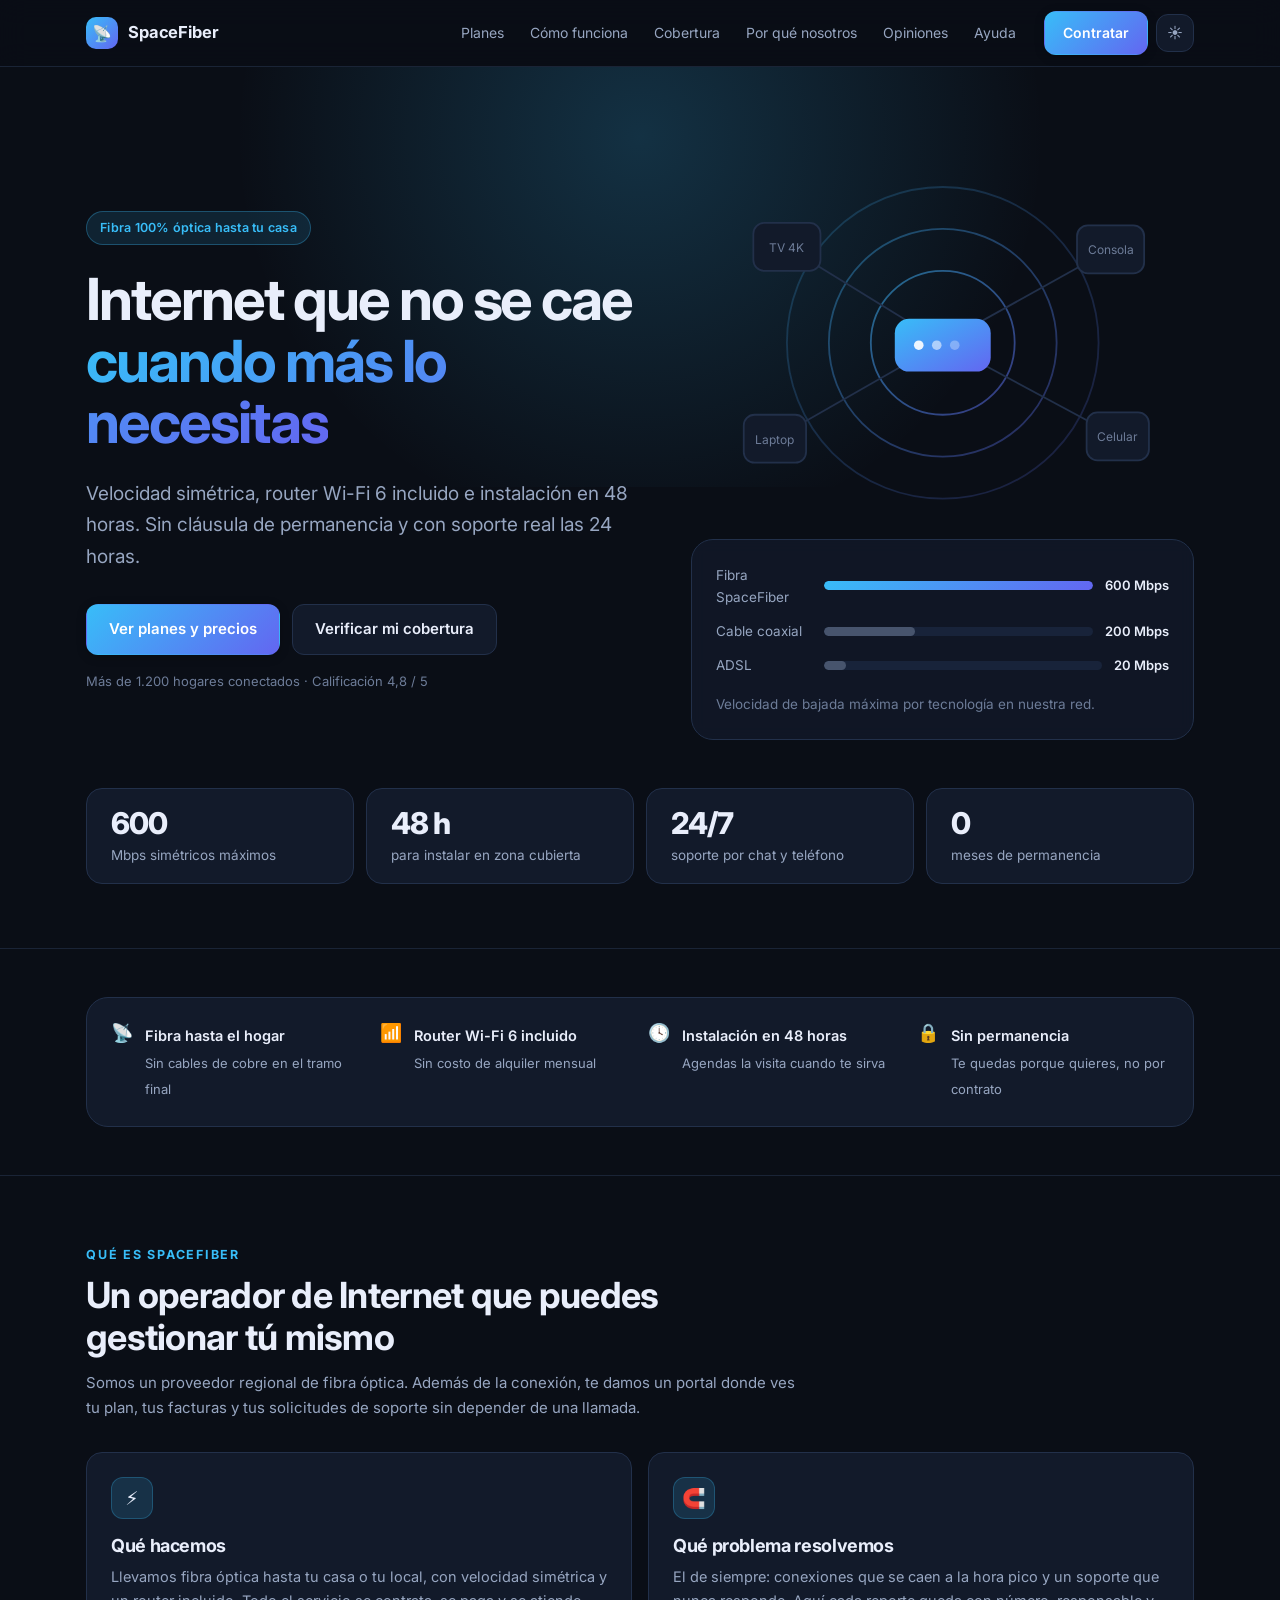
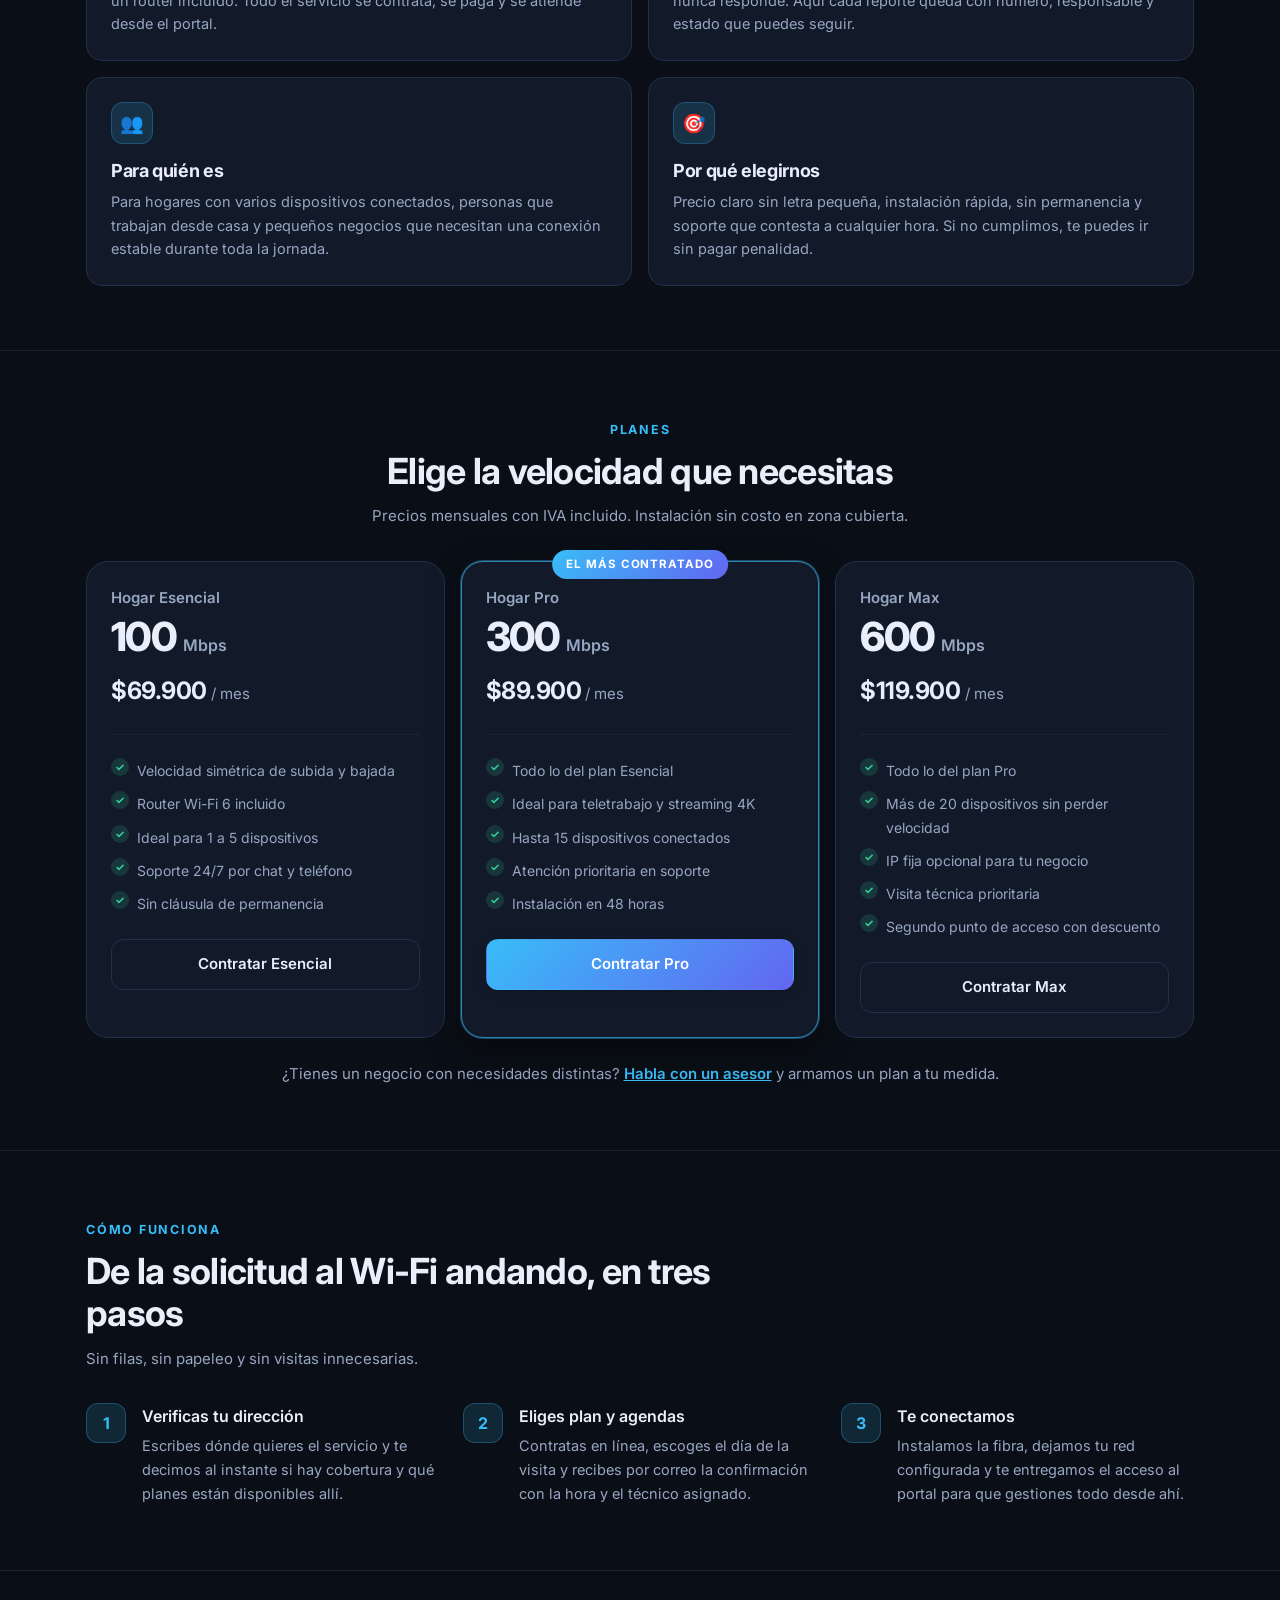
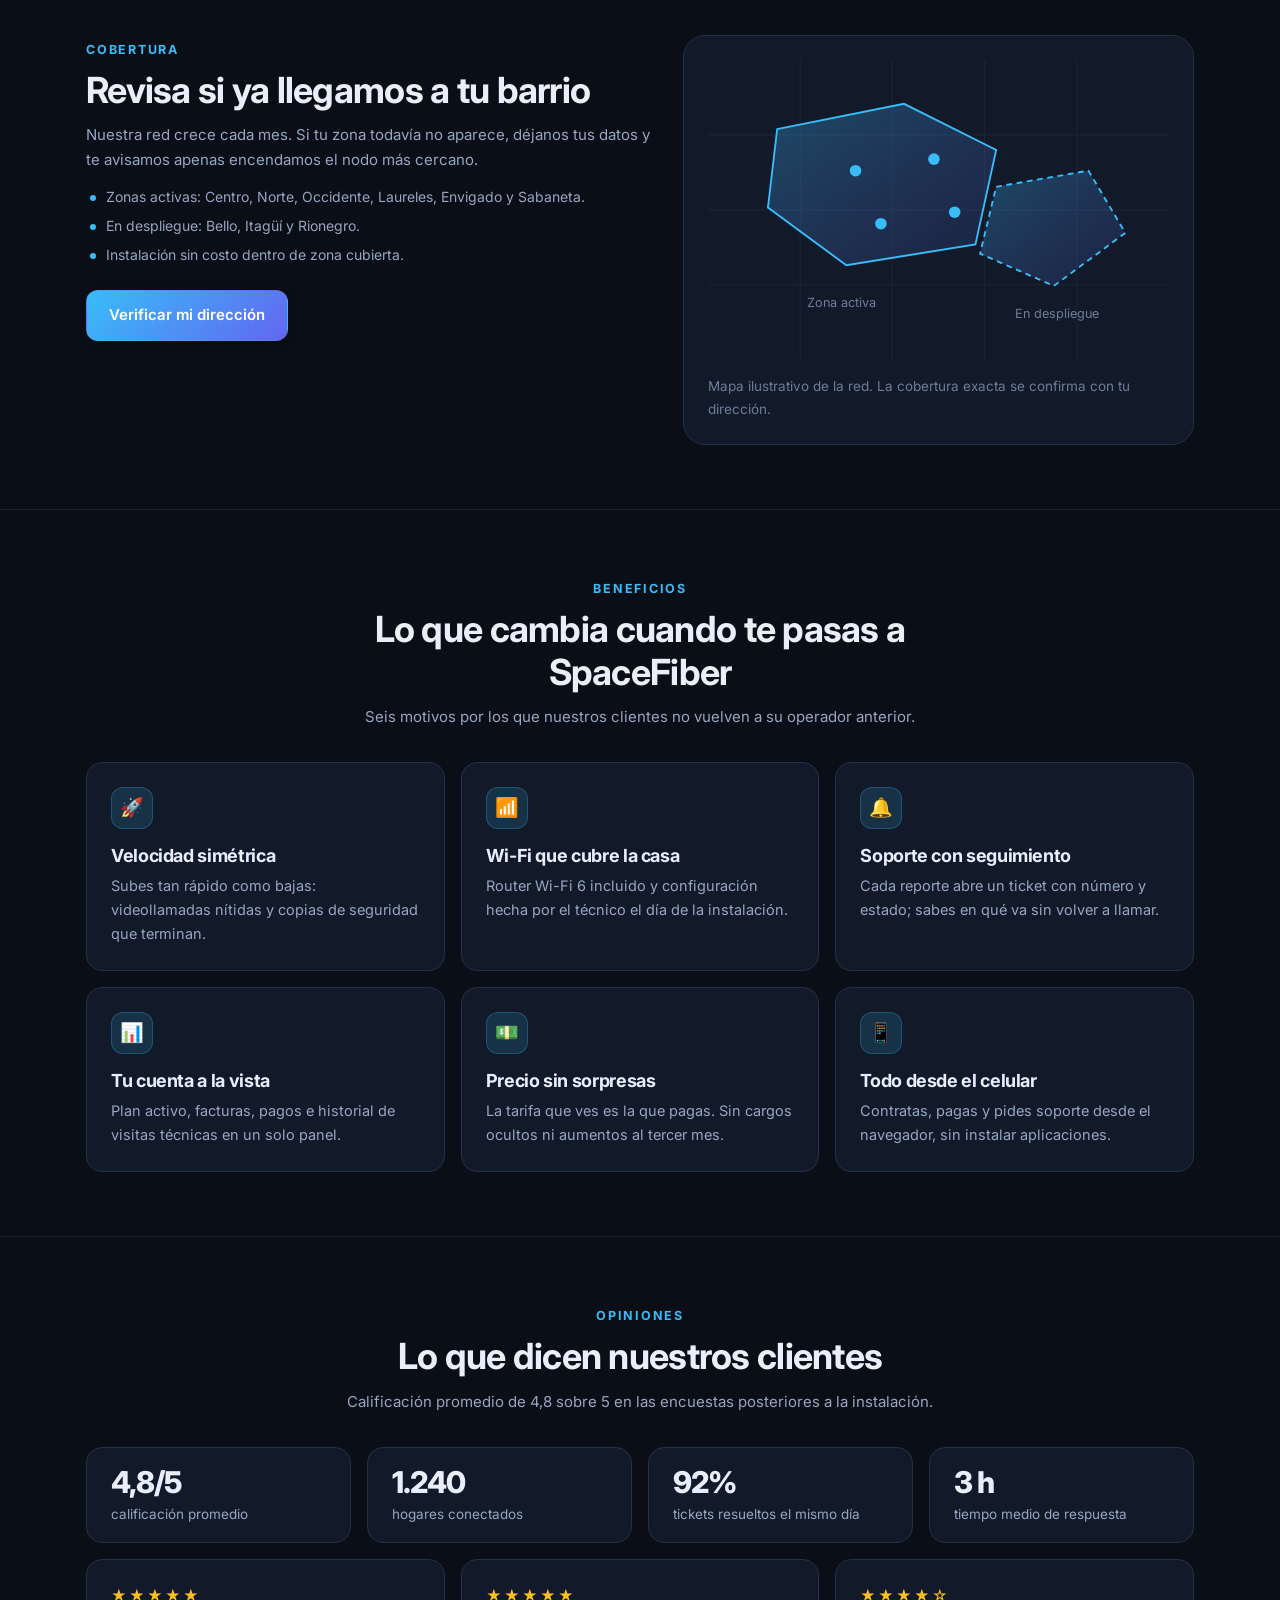
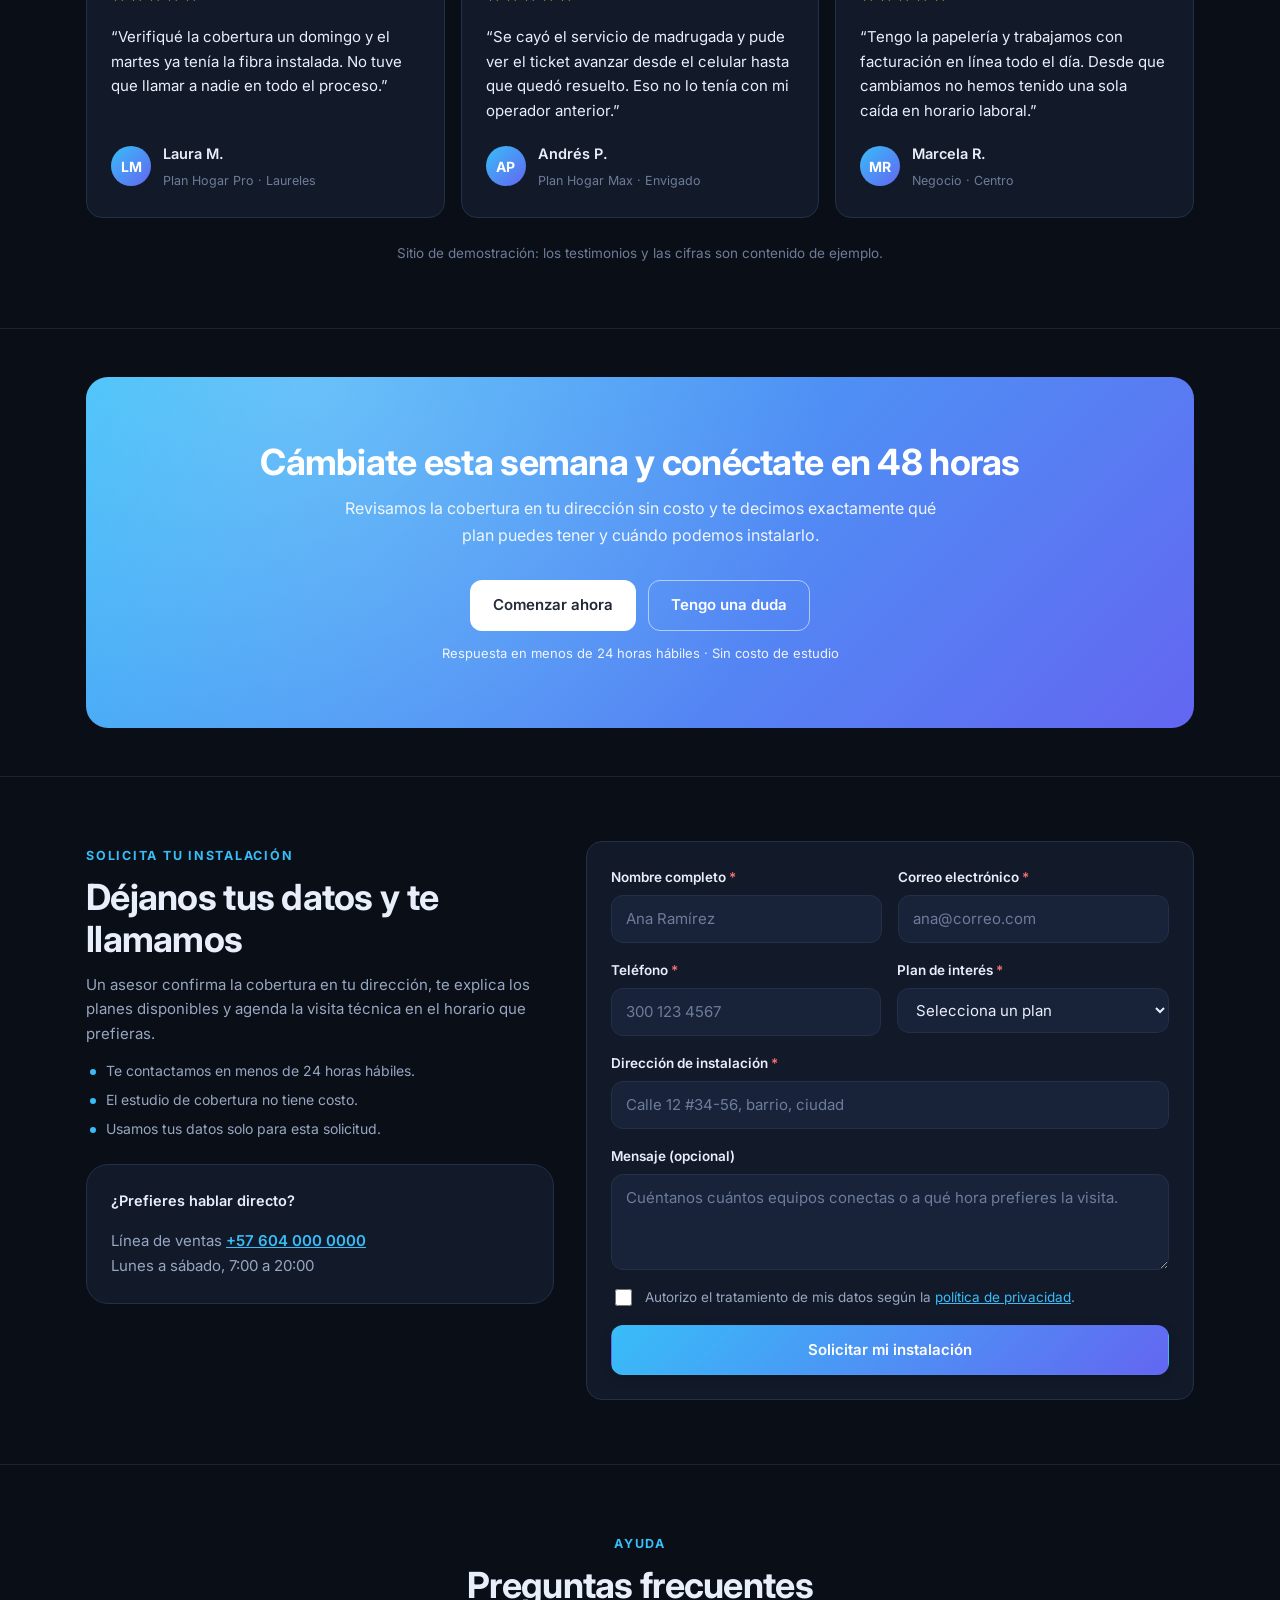
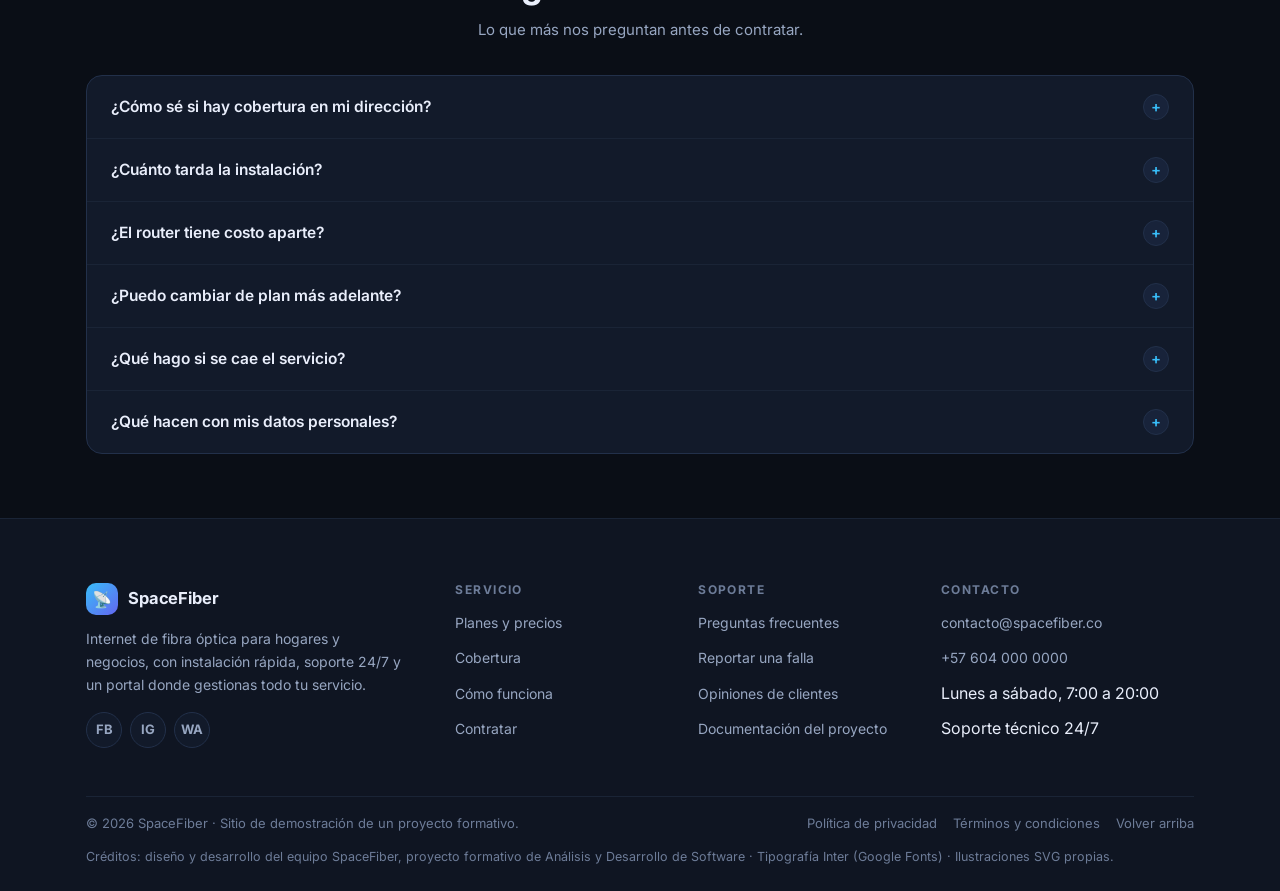
<file: index.html>
<!DOCTYPE html>
<html lang="es" data-theme="dark">
<head>
<meta charset="utf-8">
<meta name="viewport" content="width=device-width, initial-scale=1">
<title>SpaceFiber — Internet de fibra óptica para tu hogar y tu negocio</title>
<meta name="description" content="Fibra óptica simétrica desde 100 hasta 600 Mbps, instalación en 48 horas, sin cláusula de permanencia y soporte 24/7. Verifica la cobertura en tu dirección.">
<link rel="icon" href="data:image/svg+xml,<svg xmlns='http://www.w3.org/2000/svg' viewBox='0 0 100 100'><text y='.9em' font-size='90'>&#128225;</text></svg>">

<link rel="preconnect" href="https://fonts.googleapis.com">
<link rel="preconnect" href="https://fonts.gstatic.com" crossorigin>
<link rel="stylesheet" href="https://fonts.googleapis.com/css2?family=Inter:wght@400;500;600;700;800&display=swap">

<link rel="stylesheet" href="styles.css">
</head>
<body>

<a class="skip-link" href="#contenido">Saltar al contenido</a>

<!-- ============================================================
     1. ENCABEZADO
     ============================================================ -->
<header class="site-header">
  <div class="wrap site-header__in">
    <a class="logo" href="#inicio" aria-label="SpaceFiber, ir al inicio">
      <span class="logo__mark" aria-hidden="true">&#128225;</span>
      <span class="logo__name">SpaceFiber</span>
    </a>

    <nav class="nav" id="main-nav" aria-label="Navegación principal">
      <a class="nav__link" href="#planes">Planes</a>
      <a class="nav__link" href="#como-funciona">Cómo funciona</a>
      <a class="nav__link" href="#cobertura">Cobertura</a>
      <a class="nav__link" href="#beneficios">Por qué nosotros</a>
      <a class="nav__link" href="#opiniones">Opiniones</a>
      <a class="nav__link" href="#faq">Ayuda</a>
    </nav>

    <div class="header__actions">
      <a class="btn btn--primary header__cta" href="#contratar">Contratar</a>
      <button class="icon-btn" id="theme-toggle" type="button" aria-label="Cambiar tema">&#9728;</button>
      <button class="icon-btn" id="menu-toggle" type="button" aria-label="Abrir menú" aria-controls="main-nav" aria-expanded="false">&#9776;</button>
    </div>
  </div>
</header>

<main id="contenido">

  <!-- ============================================================
       HERO
       ============================================================ -->
  <section class="hero" id="inicio">
    <div class="wrap hero__in">
      <div class="hero__grid">
        <div class="hero__copy">
          <span class="badge">Fibra 100% óptica hasta tu casa</span>
          <h1 class="hero__title">Internet que no se cae <span class="grad-text">cuando más lo necesitas</span></h1>
          <p class="lead hero__lead">
            Velocidad simétrica, router Wi-Fi 6 incluido e instalación en 48 horas.
            Sin cláusula de permanencia y con soporte real las 24 horas.
          </p>
          <div class="hero__actions">
            <a class="btn btn--primary" href="#planes">Ver planes y precios</a>
            <a class="btn btn--ghost" href="#contratar">Verificar mi cobertura</a>
          </div>
          <p class="hero__note">Más de 1.200 hogares conectados &middot; Calificación 4,8 / 5</p>
        </div>

        <!-- Ilustración: señal de fibra + comparativa de velocidad -->
        <div class="hero__art" aria-hidden="true">
          <svg class="art" viewBox="0 0 420 300" role="presentation" focusable="false">
            <defs>
              <linearGradient id="g1" x1="0" y1="0" x2="1" y2="1">
                <stop offset="0%" stop-color="var(--brand)"/>
                <stop offset="100%" stop-color="var(--brand-2)"/>
              </linearGradient>
            </defs>

            <!-- ondas -->
            <circle class="art-pulse" cx="210" cy="150" r="60" fill="none" stroke="url(#g1)" stroke-width="1.5" opacity=".5"/>
            <circle class="art-pulse" cx="210" cy="150" r="95" fill="none" stroke="url(#g1)" stroke-width="1.5" opacity=".35"/>
            <circle class="art-pulse" cx="210" cy="150" r="130" fill="none" stroke="url(#g1)" stroke-width="1.5" opacity=".2"/>

            <!-- enlaces -->
            <g stroke="var(--line)" stroke-width="1.5">
              <line x1="210" y1="150" x2="80"  y2="70"/>
              <line x1="210" y1="150" x2="350" y2="72"/>
              <line x1="210" y1="150" x2="70"  y2="230"/>
              <line x1="210" y1="150" x2="355" y2="228"/>
            </g>

            <!-- nodos -->
            <g fill="var(--surface)" stroke="var(--line)" stroke-width="1.5">
              <rect x="52"  y="50"  width="56" height="40" rx="9"/>
              <rect x="322" y="52"  width="56" height="40" rx="9"/>
              <rect x="44"  y="210" width="52" height="40" rx="9"/>
              <rect x="330" y="208" width="52" height="40" rx="9"/>
            </g>
            <g fill="var(--muted-2)" font-size="10" font-family="Inter, sans-serif" text-anchor="middle">
              <text x="80"  y="74">TV 4K</text>
              <text x="350" y="76">Consola</text>
              <text x="70"  y="234">Laptop</text>
              <text x="356" y="232">Celular</text>
            </g>

            <!-- router -->
            <rect x="170" y="130" width="80" height="44" rx="12" fill="url(#g1)"/>
            <circle cx="190" cy="152" r="4" fill="#fff" opacity=".9"/>
            <circle cx="205" cy="152" r="4" fill="#fff" opacity=".55"/>
            <circle cx="220" cy="152" r="4" fill="#fff" opacity=".3"/>
          </svg>

          <div class="panel panel--glass mt-4">
            <div class="meter">
              <div class="meter__row">
                <span class="meter__label">Fibra SpaceFiber</span>
                <span class="meter__track"><span class="meter__fill" style="width:100%"></span></span>
                <span class="meter__value">600 Mbps</span>
              </div>
              <div class="meter__row">
                <span class="meter__label">Cable coaxial</span>
                <span class="meter__track"><span class="meter__fill meter__fill--soft" style="width:34%"></span></span>
                <span class="meter__value">200 Mbps</span>
              </div>
              <div class="meter__row">
                <span class="meter__label">ADSL</span>
                <span class="meter__track"><span class="meter__fill meter__fill--soft" style="width:8%"></span></span>
                <span class="meter__value">20 Mbps</span>
              </div>
            </div>
            <p class="small mt-4">Velocidad de bajada máxima por tecnología en nuestra red.</p>
          </div>
        </div>
      </div>

      <div class="hero__stats">
        <div class="stat reveal"><span class="stat__num">600</span><span class="stat__label">Mbps simétricos máximos</span></div>
        <div class="stat reveal"><span class="stat__num">48 h</span><span class="stat__label">para instalar en zona cubierta</span></div>
        <div class="stat reveal"><span class="stat__num">24/7</span><span class="stat__label">soporte por chat y teléfono</span></div>
        <div class="stat reveal"><span class="stat__num">0</span><span class="stat__label">meses de permanencia</span></div>
      </div>
    </div>
  </section>

  <!-- ============================================================
       BARRA DE GARANTÍAS
       ============================================================ -->
  <section class="section section--tight">
    <div class="wrap">
      <div class="assurance reveal">
        <div class="assurance__item">
          <span class="assurance__icon" aria-hidden="true">&#128225;</span>
          <span>
            <span class="assurance__title">Fibra hasta el hogar</span><br>
            <span class="assurance__text">Sin cables de cobre en el tramo final</span>
          </span>
        </div>
        <div class="assurance__item">
          <span class="assurance__icon" aria-hidden="true">&#128246;</span>
          <span>
            <span class="assurance__title">Router Wi-Fi 6 incluido</span><br>
            <span class="assurance__text">Sin costo de alquiler mensual</span>
          </span>
        </div>
        <div class="assurance__item">
          <span class="assurance__icon" aria-hidden="true">&#128339;</span>
          <span>
            <span class="assurance__title">Instalación en 48 horas</span><br>
            <span class="assurance__text">Agendas la visita cuando te sirva</span>
          </span>
        </div>
        <div class="assurance__item">
          <span class="assurance__icon" aria-hidden="true">&#128274;</span>
          <span>
            <span class="assurance__title">Sin permanencia</span><br>
            <span class="assurance__text">Te quedas porque quieres, no por contrato</span>
          </span>
        </div>
      </div>
    </div>
  </section>

  <!-- ============================================================
       2. PROPUESTA DE VALOR
       ============================================================ -->
  <section class="section" id="propuesta">
    <div class="wrap">
      <div class="section__head reveal">
        <span class="kicker">Qué es SpaceFiber</span>
        <h2 class="section__title">Un operador de Internet que puedes gestionar tú mismo</h2>
        <p class="sub">
          Somos un proveedor regional de fibra óptica. Además de la conexión, te damos un portal
          donde ves tu plan, tus facturas y tus solicitudes de soporte sin depender de una llamada.
        </p>
      </div>

      <div class="grid grid--2 grid--stretch">
        <article class="card card--hover reveal">
          <div class="card__icon" aria-hidden="true">&#9889;</div>
          <h3 class="card__title">Qué hacemos</h3>
          <p class="card__text">
            Llevamos fibra óptica hasta tu casa o tu local, con velocidad simétrica y un router
            incluido. Todo el servicio se contrata, se paga y se atiende desde el portal.
          </p>
        </article>

        <article class="card card--hover reveal">
          <div class="card__icon" aria-hidden="true">&#129522;</div>
          <h3 class="card__title">Qué problema resolvemos</h3>
          <p class="card__text">
            El de siempre: conexiones que se caen a la hora pico y un soporte que nunca responde.
            Aquí cada reporte queda con número, responsable y estado que puedes seguir.
          </p>
        </article>

        <article class="card card--hover reveal">
          <div class="card__icon" aria-hidden="true">&#128101;</div>
          <h3 class="card__title">Para quién es</h3>
          <p class="card__text">
            Para hogares con varios dispositivos conectados, personas que trabajan desde casa y
            pequeños negocios que necesitan una conexión estable durante toda la jornada.
          </p>
        </article>

        <article class="card card--hover reveal">
          <div class="card__icon" aria-hidden="true">&#127919;</div>
          <h3 class="card__title">Por qué elegirnos</h3>
          <p class="card__text">
            Precio claro sin letra pequeña, instalación rápida, sin permanencia y soporte que
            contesta a cualquier hora. Si no cumplimos, te puedes ir sin pagar penalidad.
          </p>
        </article>
      </div>
    </div>
  </section>

  <!-- ============================================================
       PLANES
       ============================================================ -->
  <section class="section" id="planes">
    <div class="wrap">
      <div class="section__head section__head--center reveal">
        <span class="kicker">Planes</span>
        <h2 class="section__title">Elige la velocidad que necesitas</h2>
        <p class="sub">Precios mensuales con IVA incluido. Instalación sin costo en zona cubierta.</p>
      </div>

      <div class="grid grid--3 plans">
        <article class="plan reveal">
          <span class="plan__name">Hogar Esencial</span>
          <p class="plan__speed">100 <span>Mbps</span></p>
          <p class="plan__price"><b>$69.900</b> / mes</p>
          <div class="plan__divider"></div>
          <ul class="plan__features">
            <li>Velocidad simétrica de subida y bajada</li>
            <li>Router Wi-Fi 6 incluido</li>
            <li>Ideal para 1 a 5 dispositivos</li>
            <li>Soporte 24/7 por chat y teléfono</li>
            <li>Sin cláusula de permanencia</li>
          </ul>
          <a class="btn btn--ghost plan__cta" href="#contratar" data-plan="esencial">Contratar Esencial</a>
        </article>

        <article class="plan plan--featured reveal">
          <span class="plan__flag">El más contratado</span>
          <span class="plan__name">Hogar Pro</span>
          <p class="plan__speed">300 <span>Mbps</span></p>
          <p class="plan__price"><b>$89.900</b> / mes</p>
          <div class="plan__divider"></div>
          <ul class="plan__features">
            <li>Todo lo del plan Esencial</li>
            <li>Ideal para teletrabajo y streaming 4K</li>
            <li>Hasta 15 dispositivos conectados</li>
            <li>Atención prioritaria en soporte</li>
            <li>Instalación en 48 horas</li>
          </ul>
          <a class="btn btn--primary plan__cta" href="#contratar" data-plan="pro">Contratar Pro</a>
        </article>

        <article class="plan reveal">
          <span class="plan__name">Hogar Max</span>
          <p class="plan__speed">600 <span>Mbps</span></p>
          <p class="plan__price"><b>$119.900</b> / mes</p>
          <div class="plan__divider"></div>
          <ul class="plan__features">
            <li>Todo lo del plan Pro</li>
            <li>Más de 20 dispositivos sin perder velocidad</li>
            <li>IP fija opcional para tu negocio</li>
            <li>Visita técnica prioritaria</li>
            <li>Segundo punto de acceso con descuento</li>
          </ul>
          <a class="btn btn--ghost plan__cta" href="#contratar" data-plan="max">Contratar Max</a>
        </article>
      </div>

      <p class="sub center mt-5">
        ¿Tienes un negocio con necesidades distintas?
        <a href="#contratar" data-plan="negocio" style="color:var(--brand); font-weight:600">Habla con un asesor</a>
        y armamos un plan a tu medida.
      </p>
    </div>
  </section>

  <!-- ============================================================
       CÓMO FUNCIONA
       ============================================================ -->
  <section class="section" id="como-funciona">
    <div class="wrap">
      <div class="section__head reveal">
        <span class="kicker">Cómo funciona</span>
        <h2 class="section__title">De la solicitud al Wi-Fi andando, en tres pasos</h2>
        <p class="sub">Sin filas, sin papeleo y sin visitas innecesarias.</p>
      </div>

      <div class="steps">
        <div class="step reveal">
          <span class="step__num" aria-hidden="true">1</span>
          <div>
            <p class="step__title">Verificas tu dirección</p>
            <p class="step__text">
              Escribes dónde quieres el servicio y te decimos al instante si hay cobertura y qué
              planes están disponibles allí.
            </p>
          </div>
        </div>

        <div class="step reveal">
          <span class="step__num" aria-hidden="true">2</span>
          <div>
            <p class="step__title">Eliges plan y agendas</p>
            <p class="step__text">
              Contratas en línea, escoges el día de la visita y recibes por correo la confirmación
              con la hora y el técnico asignado.
            </p>
          </div>
        </div>

        <div class="step reveal">
          <span class="step__num" aria-hidden="true">3</span>
          <div>
            <p class="step__title">Te conectamos</p>
            <p class="step__text">
              Instalamos la fibra, dejamos tu red configurada y te entregamos el acceso al portal
              para que gestiones todo desde ahí.
            </p>
          </div>
        </div>
      </div>
    </div>
  </section>

  <!-- ============================================================
       COBERTURA
       ============================================================ -->
  <section class="section" id="cobertura">
    <div class="wrap">
      <div class="split">
        <div class="reveal">
          <span class="kicker">Cobertura</span>
          <h2 class="section__title">Revisa si ya llegamos a tu barrio</h2>
          <p class="sub">
            Nuestra red crece cada mes. Si tu zona todavía no aparece, déjanos tus datos y te
            avisamos apenas encendamos el nodo más cercano.
          </p>
          <ul class="card__list mt-5">
            <li>Zonas activas: Centro, Norte, Occidente, Laureles, Envigado y Sabaneta.</li>
            <li>En despliegue: Bello, Itagüí y Rionegro.</li>
            <li>Instalación sin costo dentro de zona cubierta.</li>
          </ul>
          <p class="mt-5"><a class="btn btn--primary" href="#contratar">Verificar mi dirección</a></p>
        </div>

        <div class="panel reveal">
          <svg class="art" viewBox="0 0 400 260" role="img" aria-label="Mapa ilustrativo de las zonas de cobertura">
            <defs>
              <linearGradient id="g2" x1="0" y1="0" x2="1" y2="1">
                <stop offset="0%" stop-color="var(--brand)" stop-opacity=".30"/>
                <stop offset="100%" stop-color="var(--brand-2)" stop-opacity=".12"/>
              </linearGradient>
            </defs>

            <g stroke="var(--line-soft)" stroke-width="1">
              <path d="M0 65 H400 M0 130 H400 M0 195 H400"/>
              <path d="M80 0 V260 M160 0 V260 M240 0 V260 M320 0 V260"/>
            </g>

            <path d="M60 60 L170 38 L250 78 L232 160 L120 178 L52 128 Z"
                  fill="url(#g2)" stroke="var(--brand)" stroke-width="1.6"/>
            <path d="M250 110 L330 96 L362 150 L300 196 L236 168 Z"
                  fill="url(#g2)" stroke="var(--brand)" stroke-width="1.6" stroke-dasharray="5 4"/>

            <g fill="var(--brand)">
              <circle cx="128" cy="96" r="5"/><circle cx="196" cy="86" r="5"/>
              <circle cx="150" cy="142" r="5"/><circle cx="214" cy="132" r="5"/>
            </g>
            <g fill="var(--muted-2)" font-size="11" font-family="Inter, sans-serif">
              <text x="86" y="214">Zona activa</text>
              <text x="266" y="224">En despliegue</text>
            </g>
          </svg>
          <p class="small mt-4">Mapa ilustrativo de la red. La cobertura exacta se confirma con tu dirección.</p>
        </div>
      </div>
    </div>
  </section>

  <!-- ============================================================
       3. BENEFICIOS
       ============================================================ -->
  <section class="section" id="beneficios">
    <div class="wrap">
      <div class="section__head section__head--center reveal">
        <span class="kicker">Beneficios</span>
        <h2 class="section__title">Lo que cambia cuando te pasas a SpaceFiber</h2>
        <p class="sub">Seis motivos por los que nuestros clientes no vuelven a su operador anterior.</p>
      </div>

      <div class="grid grid--3 grid--stretch">
        <article class="card card--hover reveal">
          <div class="card__icon" aria-hidden="true">&#128640;</div>
          <h3 class="card__title">Velocidad simétrica</h3>
          <p class="card__text">Subes tan rápido como bajas: videollamadas nítidas y copias de seguridad que terminan.</p>
        </article>

        <article class="card card--hover reveal">
          <div class="card__icon" aria-hidden="true">&#128246;</div>
          <h3 class="card__title">Wi-Fi que cubre la casa</h3>
          <p class="card__text">Router Wi-Fi 6 incluido y configuración hecha por el técnico el día de la instalación.</p>
        </article>

        <article class="card card--hover reveal">
          <div class="card__icon" aria-hidden="true">&#128276;</div>
          <h3 class="card__title">Soporte con seguimiento</h3>
          <p class="card__text">Cada reporte abre un ticket con número y estado; sabes en qué va sin volver a llamar.</p>
        </article>

        <article class="card card--hover reveal">
          <div class="card__icon" aria-hidden="true">&#128202;</div>
          <h3 class="card__title">Tu cuenta a la vista</h3>
          <p class="card__text">Plan activo, facturas, pagos e historial de visitas técnicas en un solo panel.</p>
        </article>

        <article class="card card--hover reveal">
          <div class="card__icon" aria-hidden="true">&#128181;</div>
          <h3 class="card__title">Precio sin sorpresas</h3>
          <p class="card__text">La tarifa que ves es la que pagas. Sin cargos ocultos ni aumentos al tercer mes.</p>
        </article>

        <article class="card card--hover reveal">
          <div class="card__icon" aria-hidden="true">&#128241;</div>
          <h3 class="card__title">Todo desde el celular</h3>
          <p class="card__text">Contratas, pagas y pides soporte desde el navegador, sin instalar aplicaciones.</p>
        </article>
      </div>
    </div>
  </section>

  <!-- ============================================================
       4. PRUEBA SOCIAL
       ============================================================ -->
  <section class="section" id="opiniones">
    <div class="wrap">
      <div class="section__head section__head--center reveal">
        <span class="kicker">Opiniones</span>
        <h2 class="section__title">Lo que dicen nuestros clientes</h2>
        <p class="sub">Calificación promedio de 4,8 sobre 5 en las encuestas posteriores a la instalación.</p>
      </div>

      <div class="grid grid--4 mt-5">
        <div class="stat reveal"><span class="stat__num">4,8/5</span><span class="stat__label">calificación promedio</span></div>
        <div class="stat reveal"><span class="stat__num">1.240</span><span class="stat__label">hogares conectados</span></div>
        <div class="stat reveal"><span class="stat__num">92%</span><span class="stat__label">tickets resueltos el mismo día</span></div>
        <div class="stat reveal"><span class="stat__num">3 h</span><span class="stat__label">tiempo medio de respuesta</span></div>
      </div>

      <div class="grid grid--3 grid--stretch mt-4">
        <figure class="quote reveal" style="margin:0">
          <div class="quote__stars" aria-label="5 de 5 estrellas">&#9733;&#9733;&#9733;&#9733;&#9733;</div>
          <blockquote class="quote__text" style="margin:0">
            &ldquo;Verifiqué la cobertura un domingo y el martes ya tenía la fibra instalada.
            No tuve que llamar a nadie en todo el proceso.&rdquo;
          </blockquote>
          <figcaption class="quote__who">
            <span class="quote__avatar" aria-hidden="true">LM</span>
            <span>
              <span class="quote__name">Laura M.</span><br>
              <span class="quote__role">Plan Hogar Pro &middot; Laureles</span>
            </span>
          </figcaption>
        </figure>

        <figure class="quote reveal" style="margin:0">
          <div class="quote__stars" aria-label="5 de 5 estrellas">&#9733;&#9733;&#9733;&#9733;&#9733;</div>
          <blockquote class="quote__text" style="margin:0">
            &ldquo;Se cayó el servicio de madrugada y pude ver el ticket avanzar desde el celular
            hasta que quedó resuelto. Eso no lo tenía con mi operador anterior.&rdquo;
          </blockquote>
          <figcaption class="quote__who">
            <span class="quote__avatar" aria-hidden="true">AP</span>
            <span>
              <span class="quote__name">Andrés P.</span><br>
              <span class="quote__role">Plan Hogar Max &middot; Envigado</span>
            </span>
          </figcaption>
        </figure>

        <figure class="quote reveal" style="margin:0">
          <div class="quote__stars" aria-label="4 de 5 estrellas">&#9733;&#9733;&#9733;&#9733;&#9734;</div>
          <blockquote class="quote__text" style="margin:0">
            &ldquo;Tengo la papelería y trabajamos con facturación en línea todo el día.
            Desde que cambiamos no hemos tenido una sola caída en horario laboral.&rdquo;
          </blockquote>
          <figcaption class="quote__who">
            <span class="quote__avatar" aria-hidden="true">MR</span>
            <span>
              <span class="quote__name">Marcela R.</span><br>
              <span class="quote__role">Negocio &middot; Centro</span>
            </span>
          </figcaption>
        </figure>
      </div>

      <p class="small center mt-5">
        Sitio de demostración: los testimonios y las cifras son contenido de ejemplo.
      </p>
    </div>
  </section>

  <!-- ============================================================
       5. LLAMADO A LA ACCIÓN
       ============================================================ -->
  <section class="section section--tight" id="cta">
    <div class="wrap">
      <div class="cta-band reveal">
        <h2>Cámbiate esta semana y conéctate en 48 horas</h2>
        <p>
          Revisamos la cobertura en tu dirección sin costo y te decimos exactamente qué plan
          puedes tener y cuándo podemos instalarlo.
        </p>
        <div class="cta-band__actions">
          <a class="btn btn--light" href="#contratar">Comenzar ahora</a>
          <a class="btn btn--ghost" href="#faq" style="background:transparent; border-color:rgba(255,255,255,.55); color:#fff">Tengo una duda</a>
        </div>
        <p class="cta-band__note">Respuesta en menos de 24 horas hábiles &middot; Sin costo de estudio</p>
      </div>
    </div>
  </section>

  <!-- ============================================================
       6. FORMULARIO DE CONVERSIÓN
       ============================================================ -->
  <section class="section" id="contratar">
    <div class="wrap">
      <div class="split">
        <div class="reveal">
          <span class="kicker">Solicita tu instalación</span>
          <h2 class="section__title" id="contratar-titulo">Déjanos tus datos y te llamamos</h2>
          <p class="sub">
            Un asesor confirma la cobertura en tu dirección, te explica los planes disponibles
            y agenda la visita técnica en el horario que prefieras.
          </p>
          <ul class="card__list mt-5">
            <li>Te contactamos en menos de 24 horas hábiles.</li>
            <li>El estudio de cobertura no tiene costo.</li>
            <li>Usamos tus datos solo para esta solicitud.</li>
          </ul>

          <div class="panel mt-5">
            <p class="assurance__title">¿Prefieres hablar directo?</p>
            <p class="sub mt-4">
              Línea de ventas <a href="tel:+576040000000" style="color:var(--brand); font-weight:600">+57 604 000 0000</a><br>
              Lunes a sábado, 7:00 a 20:00
            </p>
          </div>
        </div>

        <div class="card reveal">
          <form class="form" id="lead-form" aria-labelledby="contratar-titulo" novalidate>
            <div class="form__row">
              <div class="field">
                <label class="field__label" for="nombre">Nombre completo <span class="req" aria-hidden="true">*</span></label>
                <input class="field__control" id="nombre" name="nombre" type="text" placeholder="Ana Ramírez" autocomplete="name" required>
                <span class="field__error" id="error-nombre" role="alert"></span>
              </div>
              <div class="field">
                <label class="field__label" for="correo">Correo electrónico <span class="req" aria-hidden="true">*</span></label>
                <input class="field__control" id="correo" name="correo" type="email" placeholder="ana@correo.com" autocomplete="email" required>
                <span class="field__error" id="error-correo" role="alert"></span>
              </div>
            </div>

            <div class="form__row">
              <div class="field">
                <label class="field__label" for="telefono">Teléfono <span class="req" aria-hidden="true">*</span></label>
                <input class="field__control" id="telefono" name="telefono" type="tel" placeholder="300 123 4567" autocomplete="tel" required>
                <span class="field__error" id="error-telefono" role="alert"></span>
              </div>
              <div class="field">
                <label class="field__label" for="plan">Plan de interés <span class="req" aria-hidden="true">*</span></label>
                <select class="field__control" id="plan" name="plan" required>
                  <option value="">Selecciona un plan</option>
                  <option value="esencial">Hogar Esencial &mdash; 100 Mbps</option>
                  <option value="pro">Hogar Pro &mdash; 300 Mbps</option>
                  <option value="max">Hogar Max &mdash; 600 Mbps</option>
                  <option value="negocio">Plan para negocio</option>
                  <option value="asesoria">Aún no lo sé, necesito asesoría</option>
                </select>
                <span class="field__error" id="error-plan" role="alert"></span>
              </div>
            </div>

            <div class="field">
              <label class="field__label" for="direccion">Dirección de instalación <span class="req" aria-hidden="true">*</span></label>
              <input class="field__control" id="direccion" name="direccion" type="text" placeholder="Calle 12 #34-56, barrio, ciudad" autocomplete="street-address" required>
              <span class="field__error" id="error-direccion" role="alert"></span>
            </div>

            <div class="field">
              <label class="field__label" for="mensaje">Mensaje (opcional)</label>
              <textarea class="field__control" id="mensaje" name="mensaje" placeholder="Cuéntanos cuántos equipos conectas o a qué hora prefieres la visita."></textarea>
            </div>

            <div class="field check-group">
              <label class="check" for="politica">
                <input id="politica" name="politica" type="checkbox" required>
                <span>Autorizo el tratamiento de mis datos según la <a href="politica-de-privacidad.html">política de privacidad</a>.</span>
              </label>
              <span class="field__error" id="error-politica" role="alert"></span>
            </div>

            <button class="btn btn--primary btn--block" id="lead-submit" type="submit">Solicitar mi instalación</button>

            <p class="form__msg form__msg--ok" id="form-ok" role="status" tabindex="-1"></p>
            <p class="form__msg form__msg--error" id="form-error" role="alert"></p>
          </form>
        </div>
      </div>
    </div>
  </section>

  <!-- ============================================================
       7. PREGUNTAS FRECUENTES
       ============================================================ -->
  <section class="section" id="faq">
    <div class="wrap">
      <div class="section__head section__head--center reveal">
        <span class="kicker">Ayuda</span>
        <h2 class="section__title">Preguntas frecuentes</h2>
        <p class="sub">Lo que más nos preguntan antes de contratar.</p>
      </div>

      <div class="accordion reveal" id="faq-accordion">
        <div class="accordion__item">
          <h3>
            <button class="accordion__btn" type="button" id="faq-btn-1" aria-expanded="false" aria-controls="faq-panel-1">
              ¿Cómo sé si hay cobertura en mi dirección?
              <span class="accordion__sign" aria-hidden="true">+</span>
            </button>
          </h3>
          <div class="accordion__panel" id="faq-panel-1" role="region" aria-labelledby="faq-btn-1" data-open="false">
            <div class="accordion__inner">
              <p>Déjanos tu dirección en el formulario. La ubicamos en el mapa de la red y confirmamos si está dentro de una zona activa. Si aún no llegamos, te avisamos cuando encendamos el nodo más cercano.</p>
            </div>
          </div>
        </div>

        <div class="accordion__item">
          <h3>
            <button class="accordion__btn" type="button" id="faq-btn-2" aria-expanded="false" aria-controls="faq-panel-2">
              ¿Cuánto tarda la instalación?
              <span class="accordion__sign" aria-hidden="true">+</span>
            </button>
          </h3>
          <div class="accordion__panel" id="faq-panel-2" role="region" aria-labelledby="faq-btn-2" data-open="false">
            <div class="accordion__inner">
              <p>Hasta 48 horas hábiles después de confirmar la contratación, siempre que estés en zona cubierta. Eliges el día y la franja horaria de la visita.</p>
            </div>
          </div>
        </div>

        <div class="accordion__item">
          <h3>
            <button class="accordion__btn" type="button" id="faq-btn-3" aria-expanded="false" aria-controls="faq-panel-3">
              ¿El router tiene costo aparte?
              <span class="accordion__sign" aria-hidden="true">+</span>
            </button>
          </h3>
          <div class="accordion__panel" id="faq-panel-3" role="region" aria-labelledby="faq-btn-3" data-open="false">
            <div class="accordion__inner">
              <p>No. El router Wi-Fi 6 va incluido en todos los planes y no se cobra alquiler mensual. Si cancelas el servicio, solo debes devolverlo.</p>
            </div>
          </div>
        </div>

        <div class="accordion__item">
          <h3>
            <button class="accordion__btn" type="button" id="faq-btn-4" aria-expanded="false" aria-controls="faq-panel-4">
              ¿Puedo cambiar de plan más adelante?
              <span class="accordion__sign" aria-hidden="true">+</span>
            </button>
          </h3>
          <div class="accordion__panel" id="faq-panel-4" role="region" aria-labelledby="faq-btn-4" data-open="false">
            <div class="accordion__inner">
              <p>Sí, desde tu panel. El cambio aplica en el siguiente ciclo de facturación y no tiene costo. Tampoco hay permanencia, así que puedes subir o bajar de plan cuando quieras.</p>
            </div>
          </div>
        </div>

        <div class="accordion__item">
          <h3>
            <button class="accordion__btn" type="button" id="faq-btn-5" aria-expanded="false" aria-controls="faq-panel-5">
              ¿Qué hago si se cae el servicio?
              <span class="accordion__sign" aria-hidden="true">+</span>
            </button>
          </h3>
          <div class="accordion__panel" id="faq-panel-5" role="region" aria-labelledby="faq-btn-5" data-open="false">
            <div class="accordion__inner">
              <p>Abres un ticket desde el portal, incluso desde el celular. Queda con número, agente asignado y estado que se actualiza hasta quedar resuelto. También atendemos por teléfono las 24 horas.</p>
            </div>
          </div>
        </div>

        <div class="accordion__item">
          <h3>
            <button class="accordion__btn" type="button" id="faq-btn-6" aria-expanded="false" aria-controls="faq-panel-6">
              ¿Qué hacen con mis datos personales?
              <span class="accordion__sign" aria-hidden="true">+</span>
            </button>
          </h3>
          <div class="accordion__panel" id="faq-panel-6" role="region" aria-labelledby="faq-btn-6" data-open="false">
            <div class="accordion__inner">
              <p>Se usan solo para gestionar tu servicio. Las contraseñas se guardan cifradas y cada acceso a tu información queda registrado. Puedes pedir su eliminación cuando quieras.</p>
            </div>
          </div>
        </div>
      </div>
    </div>
  </section>

</main>

<!-- ============================================================
     8. PIE DE PÁGINA
     ============================================================ -->
<footer class="site-footer">
  <div class="wrap">
    <div class="footer__grid">
      <div class="footer__about">
        <a class="logo" href="#inicio">
          <span class="logo__mark" aria-hidden="true">&#128225;</span>
          <span class="logo__name">SpaceFiber</span>
        </a>
        <p class="footer__desc">
          Internet de fibra óptica para hogares y negocios, con instalación rápida,
          soporte 24/7 y un portal donde gestionas todo tu servicio.
        </p>
        <div class="social">
          <a href="#inicio" aria-label="Facebook">FB</a>
          <a href="#inicio" aria-label="Instagram">IG</a>
          <a href="#inicio" aria-label="WhatsApp">WA</a>
        </div>
      </div>

      <div>
        <h4 class="footer__title">Servicio</h4>
        <ul class="footer__list">
          <li><a href="#planes">Planes y precios</a></li>
          <li><a href="#cobertura">Cobertura</a></li>
          <li><a href="#como-funciona">Cómo funciona</a></li>
          <li><a href="#contratar">Contratar</a></li>
        </ul>
      </div>

      <div>
        <h4 class="footer__title">Soporte</h4>
        <ul class="footer__list">
          <li><a href="#faq">Preguntas frecuentes</a></li>
          <li><a href="#contratar">Reportar una falla</a></li>
          <li><a href="#opiniones">Opiniones de clientes</a></li>
          <li><a href="proyecto.html">Documentación del proyecto</a></li>
        </ul>
      </div>

      <div>
        <h4 class="footer__title">Contacto</h4>
        <ul class="footer__list">
          <li><a href="mailto:contacto@spacefiber.co">contacto@spacefiber.co</a></li>
          <li><a href="tel:+576040000000">+57 604 000 0000</a></li>
          <li><span>Lunes a sábado, 7:00 a 20:00</span></li>
          <li><span>Soporte técnico 24/7</span></li>
        </ul>
      </div>
    </div>

    <div class="footer__bottom">
      <span>&copy; 2026 SpaceFiber &middot; Sitio de demostración de un proyecto formativo.</span>
      <div class="footer__legal">
        <a href="politica-de-privacidad.html">Política de privacidad</a>
        <a href="terminos-y-condiciones.html">Términos y condiciones</a>
        <a href="#inicio">Volver arriba</a>
      </div>
    </div>
    <p class="footer__credits">
      Créditos: diseño y desarrollo del equipo SpaceFiber, proyecto formativo de Análisis y
      Desarrollo de Software &middot; Tipografía Inter (Google Fonts) &middot; Ilustraciones SVG propias.
    </p>
  </div>
</footer>

<script src="script.js" defer></script>
</body>
</html>
</file>
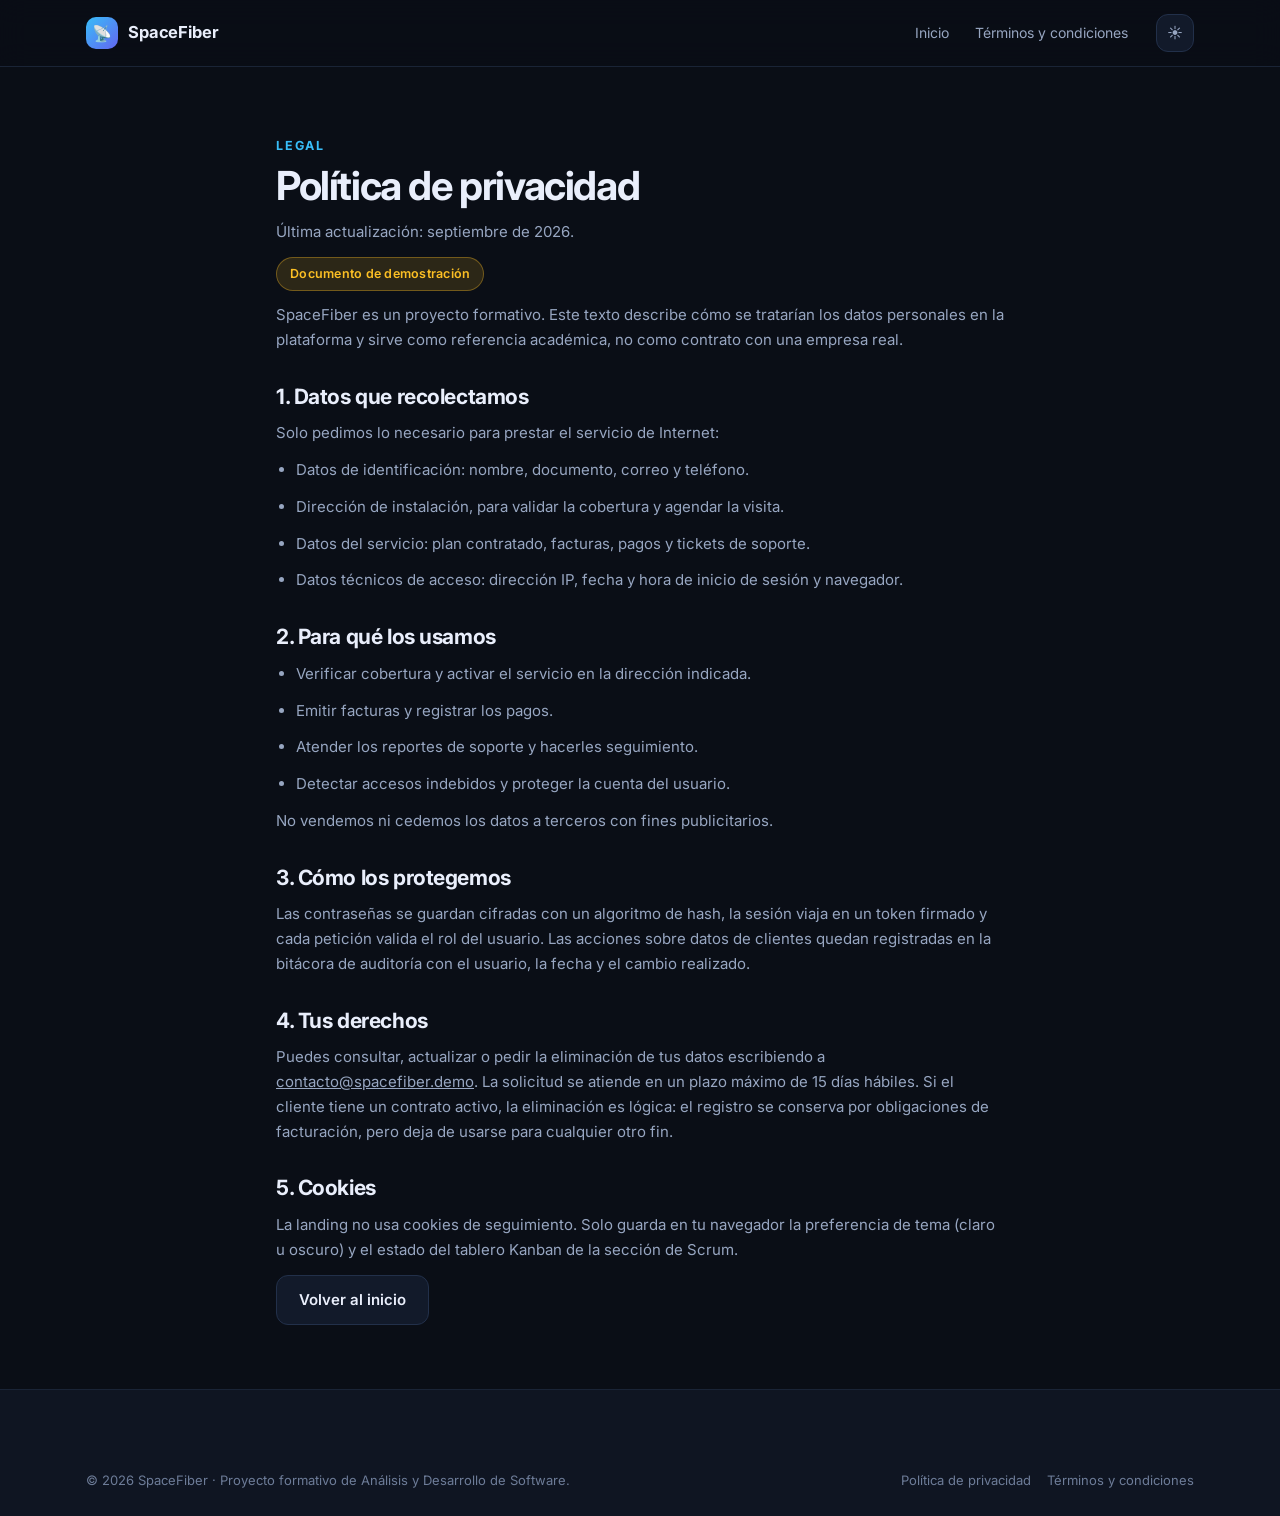
<file: politica-de-privacidad.html>
<!DOCTYPE html>
<html lang="es" data-theme="dark">
<head>
<meta charset="utf-8">
<meta name="viewport" content="width=device-width, initial-scale=1">
<title>Política de privacidad — SpaceFiber</title>
<meta name="description" content="Política de tratamiento de datos personales de SpaceFiber (documento de demostración académica).">
<link rel="icon" href="data:image/svg+xml,<svg xmlns='http://www.w3.org/2000/svg' viewBox='0 0 100 100'><text y='.9em' font-size='90'>&#128225;</text></svg>">
<link rel="preconnect" href="https://fonts.googleapis.com">
<link rel="preconnect" href="https://fonts.gstatic.com" crossorigin>
<link rel="stylesheet" href="https://fonts.googleapis.com/css2?family=Inter:wght@400;500;600;700;800&display=swap">
<link rel="stylesheet" href="styles.css">
</head>
<body>

<a class="skip-link" href="#contenido">Saltar al contenido</a>

<header class="site-header">
  <div class="wrap site-header__in">
    <a class="logo" href="index.html">
      <span class="logo__mark" aria-hidden="true">&#128225;</span>
      <span class="logo__name">SpaceFiber</span>
    </a>
    <nav class="nav" id="main-nav" aria-label="Navegación principal">
      <a class="nav__link" href="index.html">Inicio</a>
      <a class="nav__link" href="terminos-y-condiciones.html">Términos y condiciones</a>
    </nav>
    <div class="header__actions">
      <button class="icon-btn" id="theme-toggle" type="button" aria-label="Cambiar tema">&#9728;</button>
      <button class="icon-btn" id="menu-toggle" type="button" aria-label="Abrir menú" aria-controls="main-nav" aria-expanded="false">&#9776;</button>
    </div>
  </div>
</header>

<main class="legal" id="contenido">
  <div class="wrap legal__content">
    <span class="kicker">Legal</span>
    <h1 style="font-size:clamp(28px,5vw,40px); margin-top:8px">Política de privacidad</h1>
    <p class="small">Última actualización: septiembre de 2026.</p>

    <p class="mt-5">
      <span class="badge badge--demo">Documento de demostración</span>
    </p>
    <p>
      SpaceFiber es un proyecto formativo. Este texto describe cómo se tratarían los datos
      personales en la plataforma y sirve como referencia académica, no como contrato con una
      empresa real.
    </p>

    <h2>1. Datos que recolectamos</h2>
    <p>Solo pedimos lo necesario para prestar el servicio de Internet:</p>
    <ul>
      <li>Datos de identificación: nombre, documento, correo y teléfono.</li>
      <li>Dirección de instalación, para validar la cobertura y agendar la visita.</li>
      <li>Datos del servicio: plan contratado, facturas, pagos y tickets de soporte.</li>
      <li>Datos técnicos de acceso: dirección IP, fecha y hora de inicio de sesión y navegador.</li>
    </ul>

    <h2>2. Para qué los usamos</h2>
    <ul>
      <li>Verificar cobertura y activar el servicio en la dirección indicada.</li>
      <li>Emitir facturas y registrar los pagos.</li>
      <li>Atender los reportes de soporte y hacerles seguimiento.</li>
      <li>Detectar accesos indebidos y proteger la cuenta del usuario.</li>
    </ul>
    <p>No vendemos ni cedemos los datos a terceros con fines publicitarios.</p>

    <h2>3. Cómo los protegemos</h2>
    <p>
      Las contraseñas se guardan cifradas con un algoritmo de hash, la sesión viaja en un token
      firmado y cada petición valida el rol del usuario. Las acciones sobre datos de clientes
      quedan registradas en la bitácora de auditoría con el usuario, la fecha y el cambio realizado.
    </p>

    <h2>4. Tus derechos</h2>
    <p>
      Puedes consultar, actualizar o pedir la eliminación de tus datos escribiendo a
      <a href="mailto:contacto@spacefiber.demo">contacto@spacefiber.demo</a>. La solicitud se
      atiende en un plazo máximo de 15 días hábiles. Si el cliente tiene un contrato activo, la
      eliminación es lógica: el registro se conserva por obligaciones de facturación, pero deja de
      usarse para cualquier otro fin.
    </p>

    <h2>5. Cookies</h2>
    <p>
      La landing no usa cookies de seguimiento. Solo guarda en tu navegador la preferencia de tema
      (claro u oscuro) y el estado del tablero Kanban de la sección de Scrum.
    </p>

    <p class="mt-6"><a class="btn btn--ghost" href="index.html">Volver al inicio</a></p>
  </div>
</main>

<footer class="site-footer">
  <div class="wrap footer__bottom" style="margin-top:0; border-top:0">
    <span>&copy; 2026 SpaceFiber &middot; Proyecto formativo de Análisis y Desarrollo de Software.</span>
    <div class="footer__legal">
      <a href="politica-de-privacidad.html">Política de privacidad</a>
      <a href="terminos-y-condiciones.html">Términos y condiciones</a>
    </div>
  </div>
</footer>

<script src="script.js" defer></script>
</body>
</html>
</file>
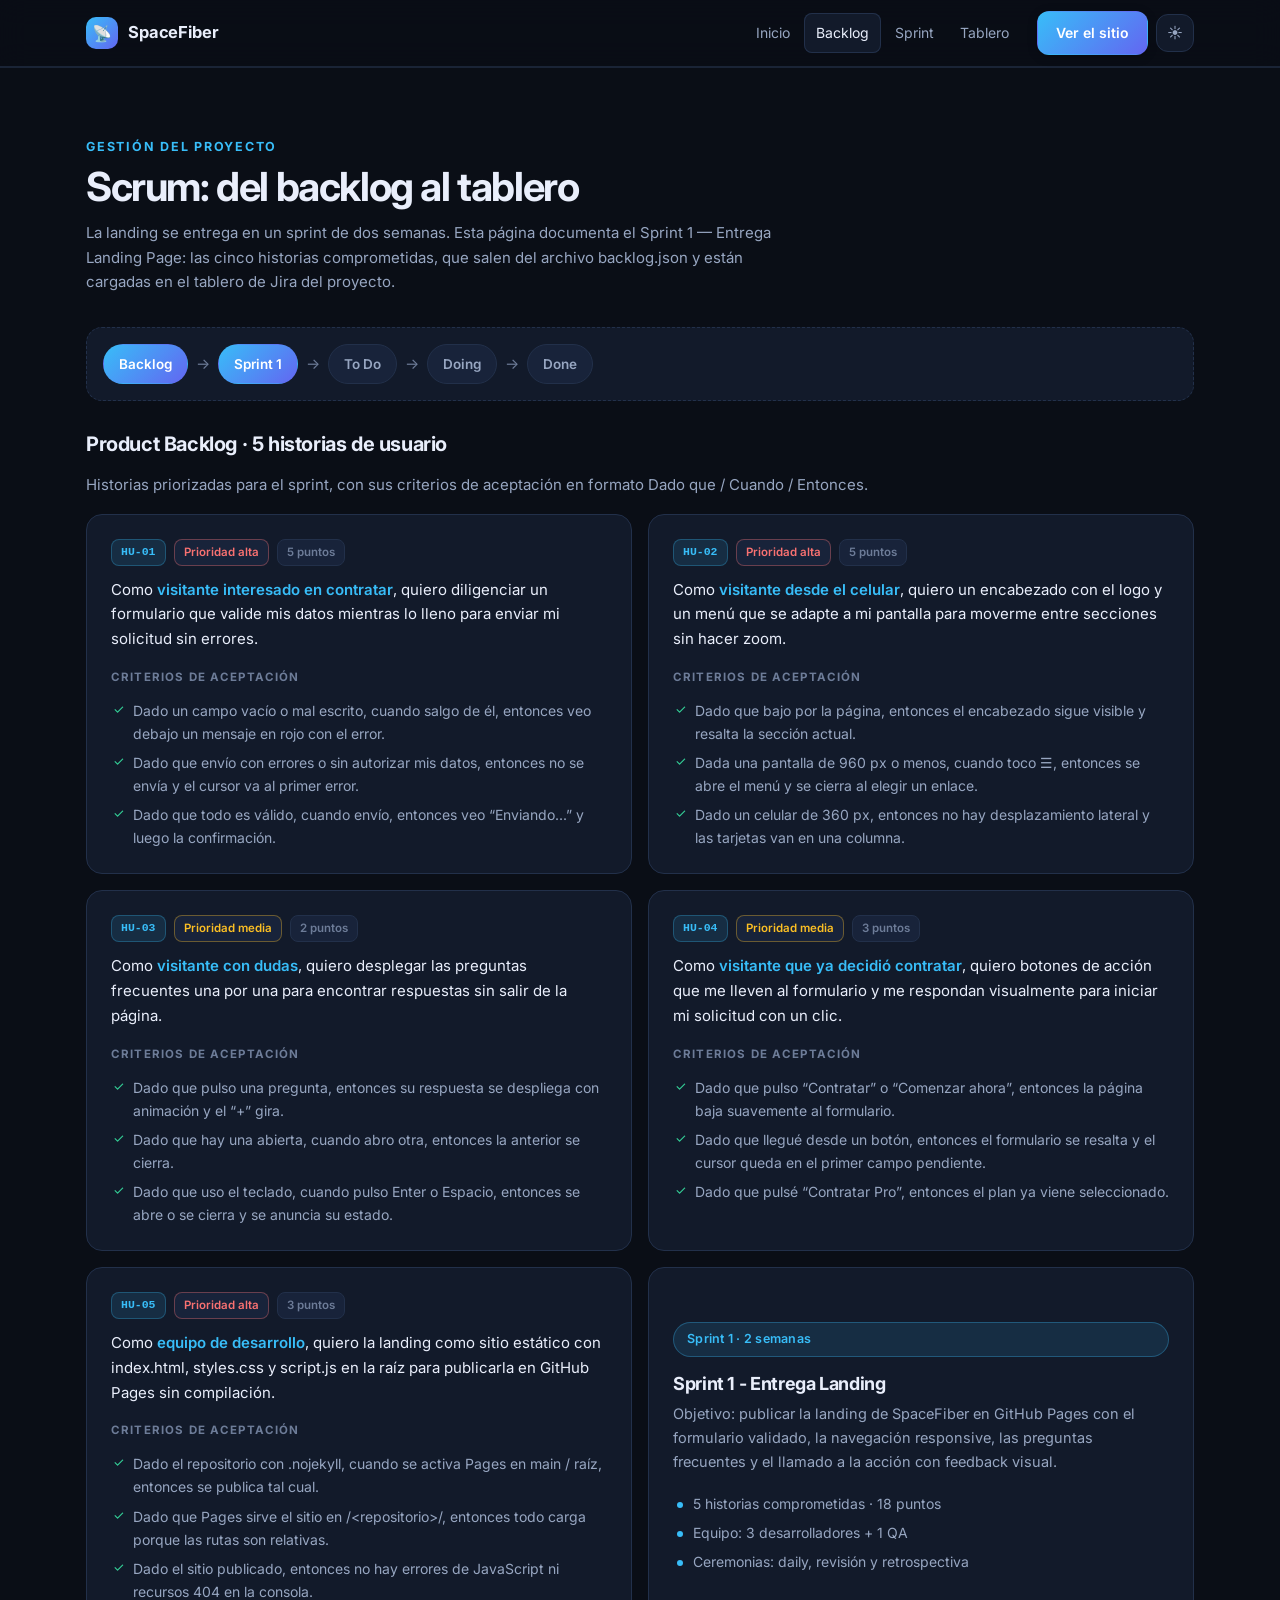
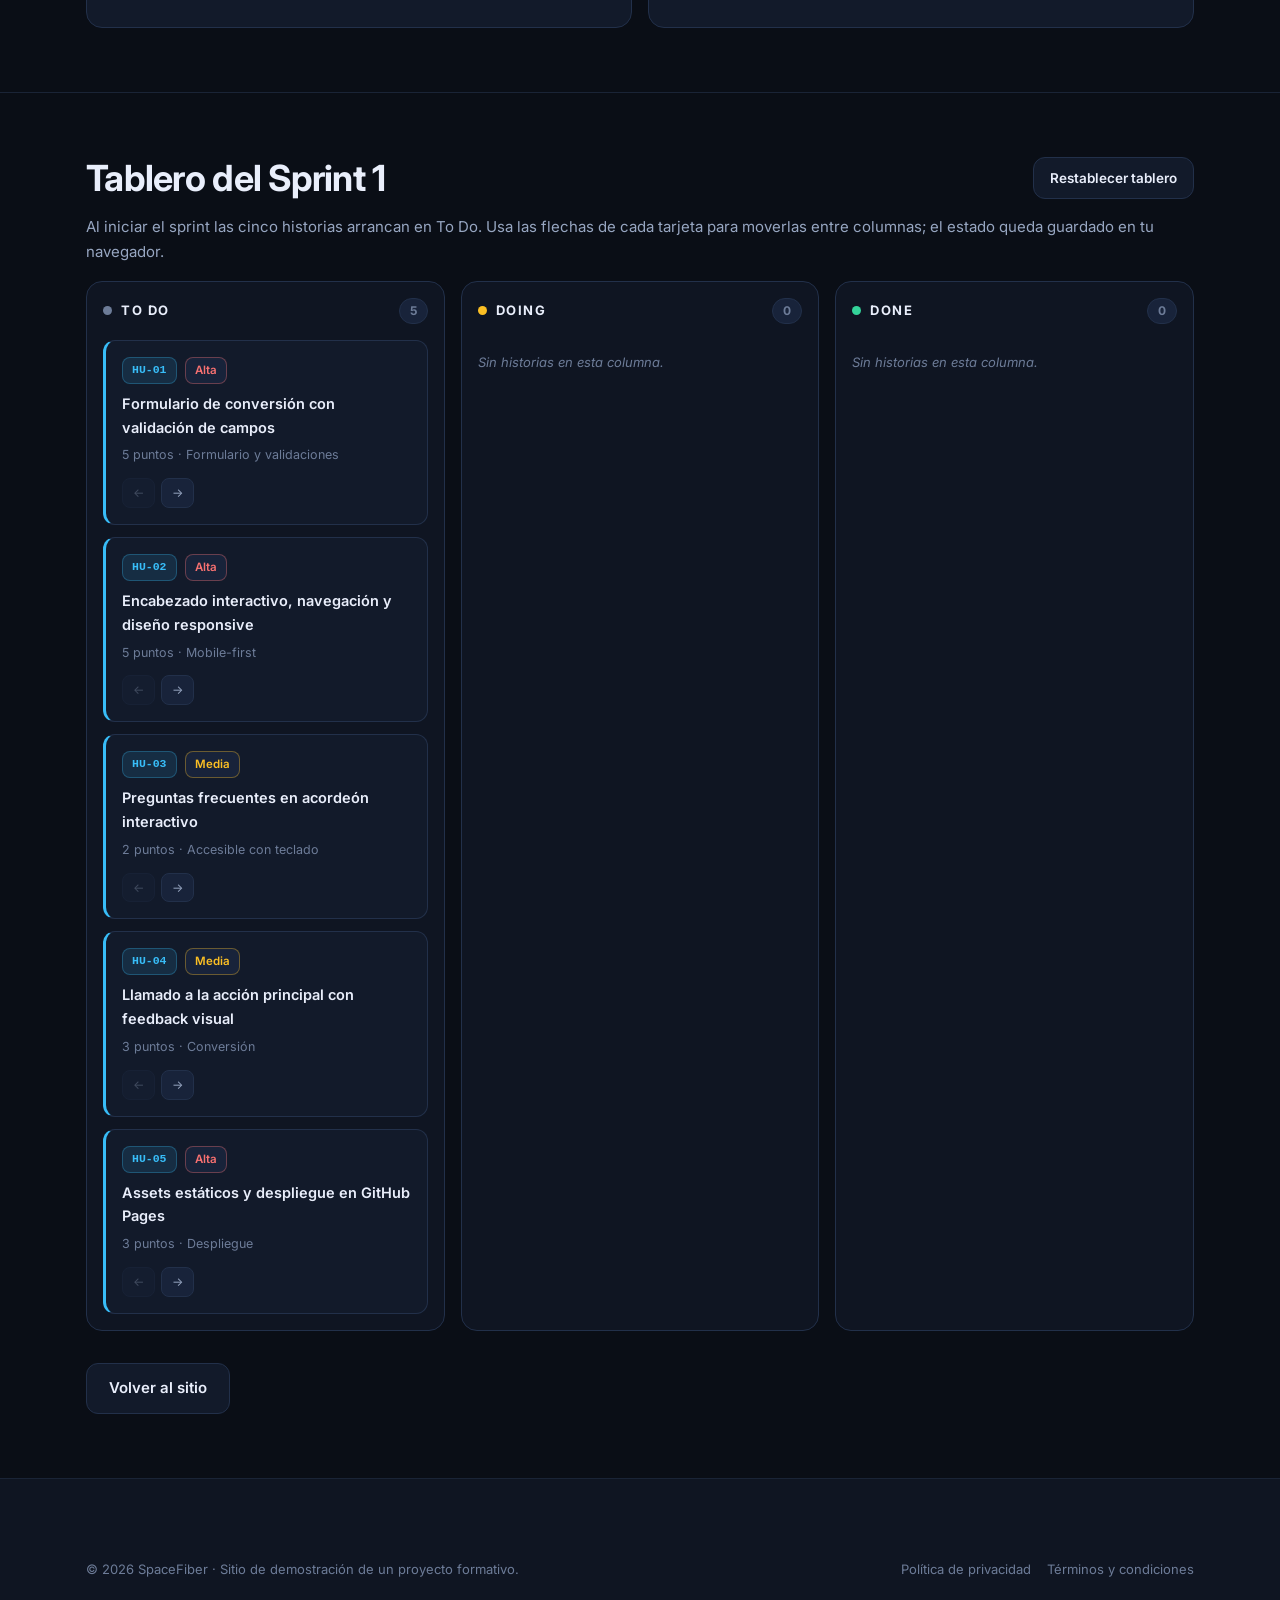
<file: proyecto.html>
<!DOCTYPE html>
<html lang="es" data-theme="dark">
<head>
<meta charset="utf-8">
<meta name="viewport" content="width=device-width, initial-scale=1">
<title>Documentación del proyecto — SpaceFiber</title>
<meta name="description" content="Backlog, sprint y tablero Kanban de la landing de SpaceFiber: cinco historias de usuario organizadas con Scrum.">
<link rel="icon" href="data:image/svg+xml,<svg xmlns='http://www.w3.org/2000/svg' viewBox='0 0 100 100'><text y='.9em' font-size='90'>&#128225;</text></svg>">

<link rel="preconnect" href="https://fonts.googleapis.com">
<link rel="preconnect" href="https://fonts.gstatic.com" crossorigin>
<link rel="stylesheet" href="https://fonts.googleapis.com/css2?family=Inter:wght@400;500;600;700;800&display=swap">

<link rel="stylesheet" href="styles.css">
</head>
<body>

<a class="skip-link" href="#contenido">Saltar al contenido</a>

<header class="site-header">
  <div class="wrap site-header__in">
    <a class="logo" href="index.html" aria-label="SpaceFiber, ir al inicio">
      <span class="logo__mark" aria-hidden="true">&#128225;</span>
      <span class="logo__name">SpaceFiber</span>
    </a>
    <nav class="nav" id="main-nav" aria-label="Navegación principal">
      <a class="nav__link" href="index.html">Inicio</a>
      <a class="nav__link" href="#backlog">Backlog</a>
      <a class="nav__link" href="#sprint">Sprint</a>
      <a class="nav__link" href="#tablero">Tablero</a>
    </nav>
    <div class="header__actions">
      <a class="btn btn--primary header__cta" href="index.html">Ver el sitio</a>
      <button class="icon-btn" id="theme-toggle" type="button" aria-label="Cambiar tema">&#9728;</button>
      <button class="icon-btn" id="menu-toggle" type="button" aria-label="Abrir menú" aria-controls="main-nav" aria-expanded="false">&#9776;</button>
    </div>
  </div>
</header>

<main id="contenido">

  <section class="section" id="backlog">
    <div class="wrap">
      <div class="section__head reveal">
        <span class="kicker">Gestión del proyecto</span>
        <h1 class="section__title" style="font-size:clamp(28px,5vw,40px)">Scrum: del backlog al tablero</h1>
        <p class="sub">
          La landing se entrega en un sprint de dos semanas. Esta página documenta el
          Sprint 1 &mdash; Entrega Landing Page: las cinco historias comprometidas, que salen del
          archivo backlog.json y están cargadas en el tablero de Jira del proyecto.
        </p>
      </div>

      <div class="flow reveal" aria-label="Flujo de trabajo del equipo">
        <span class="flow__step flow__step--on">Backlog</span>
        <span class="flow__arrow" aria-hidden="true">&rarr;</span>
        <span class="flow__step flow__step--on">Sprint 1</span>
        <span class="flow__arrow" aria-hidden="true">&rarr;</span>
        <span class="flow__step">To Do</span>
        <span class="flow__arrow" aria-hidden="true">&rarr;</span>
        <span class="flow__step">Doing</span>
        <span class="flow__arrow" aria-hidden="true">&rarr;</span>
        <span class="flow__step">Done</span>
      </div>

      <h2 class="mt-6" style="font-size:20px">Product Backlog &middot; 5 historias de usuario</h2>
      <p class="sub mt-4" style="margin-bottom:16px">
        Historias priorizadas para el sprint, con sus criterios de aceptación en formato
        Dado que / Cuando / Entonces.
      </p>

      <div class="grid grid--2 grid--stretch">
        <article class="story reveal">
          <div class="story__top">
            <span class="tag tag--id">HU-01</span>
            <span class="tag tag--alta">Prioridad alta</span>
            <span class="tag">5 puntos</span>
          </div>
          <p class="story__text">
            Como <em>visitante interesado en contratar</em>, quiero diligenciar un formulario que
            valide mis datos mientras lo lleno para enviar mi solicitud sin errores.
          </p>
          <p class="story__label">Criterios de aceptación</p>
          <ul class="story__criteria">
            <li>Dado un campo vacío o mal escrito, cuando salgo de él, entonces veo debajo un mensaje en rojo con el error.</li>
            <li>Dado que envío con errores o sin autorizar mis datos, entonces no se envía y el cursor va al primer error.</li>
            <li>Dado que todo es válido, cuando envío, entonces veo &ldquo;Enviando...&rdquo; y luego la confirmación.</li>
          </ul>
        </article>

        <article class="story reveal">
          <div class="story__top">
            <span class="tag tag--id">HU-02</span>
            <span class="tag tag--alta">Prioridad alta</span>
            <span class="tag">5 puntos</span>
          </div>
          <p class="story__text">
            Como <em>visitante desde el celular</em>, quiero un encabezado con el logo y un menú que
            se adapte a mi pantalla para moverme entre secciones sin hacer zoom.
          </p>
          <p class="story__label">Criterios de aceptación</p>
          <ul class="story__criteria">
            <li>Dado que bajo por la página, entonces el encabezado sigue visible y resalta la sección actual.</li>
            <li>Dada una pantalla de 960 px o menos, cuando toco &#9776;, entonces se abre el menú y se cierra al elegir un enlace.</li>
            <li>Dado un celular de 360 px, entonces no hay desplazamiento lateral y las tarjetas van en una columna.</li>
          </ul>
        </article>

        <article class="story reveal">
          <div class="story__top">
            <span class="tag tag--id">HU-03</span>
            <span class="tag tag--media">Prioridad media</span>
            <span class="tag">2 puntos</span>
          </div>
          <p class="story__text">
            Como <em>visitante con dudas</em>, quiero desplegar las preguntas frecuentes una por una
            para encontrar respuestas sin salir de la página.
          </p>
          <p class="story__label">Criterios de aceptación</p>
          <ul class="story__criteria">
            <li>Dado que pulso una pregunta, entonces su respuesta se despliega con animación y el &ldquo;+&rdquo; gira.</li>
            <li>Dado que hay una abierta, cuando abro otra, entonces la anterior se cierra.</li>
            <li>Dado que uso el teclado, cuando pulso Enter o Espacio, entonces se abre o se cierra y se anuncia su estado.</li>
          </ul>
        </article>

        <article class="story reveal">
          <div class="story__top">
            <span class="tag tag--id">HU-04</span>
            <span class="tag tag--media">Prioridad media</span>
            <span class="tag">3 puntos</span>
          </div>
          <p class="story__text">
            Como <em>visitante que ya decidió contratar</em>, quiero botones de acción que me lleven
            al formulario y me respondan visualmente para iniciar mi solicitud con un clic.
          </p>
          <p class="story__label">Criterios de aceptación</p>
          <ul class="story__criteria">
            <li>Dado que pulso &ldquo;Contratar&rdquo; o &ldquo;Comenzar ahora&rdquo;, entonces la página baja suavemente al formulario.</li>
            <li>Dado que llegué desde un botón, entonces el formulario se resalta y el cursor queda en el primer campo pendiente.</li>
            <li>Dado que pulsé &ldquo;Contratar Pro&rdquo;, entonces el plan ya viene seleccionado.</li>
          </ul>
        </article>

        <article class="story reveal">
          <div class="story__top">
            <span class="tag tag--id">HU-05</span>
            <span class="tag tag--alta">Prioridad alta</span>
            <span class="tag">3 puntos</span>
          </div>
          <p class="story__text">
            Como <em>equipo de desarrollo</em>, quiero la landing como sitio estático con
            index.html, styles.css y script.js en la raíz para publicarla en GitHub Pages sin compilación.
          </p>
          <p class="story__label">Criterios de aceptación</p>
          <ul class="story__criteria">
            <li>Dado el repositorio con .nojekyll, cuando se activa Pages en main / raíz, entonces se publica tal cual.</li>
            <li>Dado que Pages sirve el sitio en /&lt;repositorio&gt;/, entonces todo carga porque las rutas son relativas.</li>
            <li>Dado el sitio publicado, entonces no hay errores de JavaScript ni recursos 404 en la consola.</li>
          </ul>
        </article>

        <article class="card reveal" id="sprint" style="display:flex; flex-direction:column; justify-content:center">
          <span class="badge">Sprint 1 &middot; 2 semanas</span>
          <h3 class="card__title mt-4">Sprint 1 - Entrega Landing</h3>
          <p class="card__text">
            Objetivo: publicar la landing de SpaceFiber en GitHub Pages con el formulario validado,
            la navegación responsive, las preguntas frecuentes y el llamado a la acción con feedback visual.
          </p>
          <ul class="card__list">
            <li>5 historias comprometidas &middot; 18 puntos</li>
            <li>Equipo: 3 desarrolladores + 1 QA</li>
            <li>Ceremonias: daily, revisión y retrospectiva</li>
          </ul>
        </article>
      </div>
    </div>
  </section>

  <section class="section" id="tablero">
    <div class="wrap">
      <div style="display:flex; flex-wrap:wrap; gap:12px; align-items:center">
        <h2 class="section__title" style="margin:0">Tablero del Sprint 1</h2>
        <button class="btn btn--ghost" id="kanban-reset" type="button" style="margin-left:auto; padding:9px 16px; font-size:13.5px">
          Restablecer tablero
        </button>
      </div>
      <p class="sub mt-4" style="margin-bottom:16px">
        Al iniciar el sprint las cinco historias arrancan en To Do. Usa las flechas de cada tarjeta
        para moverlas entre columnas; el estado queda guardado en tu navegador.
      </p>

      <div class="board" id="kanban">
        <section class="column column--todo" data-column="todo" aria-label="Columna To Do">
          <header class="column__head">
            <span class="column__dot" aria-hidden="true"></span>
            <h3 class="column__title">To Do</h3>
            <span class="column__count">0</span>
          </header>
          <ul class="column__list">
            <li class="column__empty">Sin historias en esta columna.</li>
            <li class="ticket" data-id="HU-01" data-home="todo">
              <div class="ticket__top">
                <span class="tag tag--id">HU-01</span>
                <span class="tag tag--alta">Alta</span>
              </div>
              <p class="ticket__title">Formulario de conversión con validación de campos</p>
              <p class="ticket__meta">5 puntos &middot; Formulario y validaciones</p>
              <div class="ticket__actions">
                <button class="ticket__move" type="button" data-move="back" aria-label="Mover HU-01 a la columna anterior">&larr;</button>
                <button class="ticket__move" type="button" data-move="next" aria-label="Mover HU-01 a la columna siguiente">&rarr;</button>
              </div>
            </li>
            <li class="ticket" data-id="HU-02" data-home="todo">
              <div class="ticket__top">
                <span class="tag tag--id">HU-02</span>
                <span class="tag tag--alta">Alta</span>
              </div>
              <p class="ticket__title">Encabezado interactivo, navegación y diseño responsive</p>
              <p class="ticket__meta">5 puntos &middot; Mobile-first</p>
              <div class="ticket__actions">
                <button class="ticket__move" type="button" data-move="back" aria-label="Mover HU-02 a la columna anterior">&larr;</button>
                <button class="ticket__move" type="button" data-move="next" aria-label="Mover HU-02 a la columna siguiente">&rarr;</button>
              </div>
            </li>
            <li class="ticket" data-id="HU-03" data-home="todo">
              <div class="ticket__top">
                <span class="tag tag--id">HU-03</span>
                <span class="tag tag--media">Media</span>
              </div>
              <p class="ticket__title">Preguntas frecuentes en acordeón interactivo</p>
              <p class="ticket__meta">2 puntos &middot; Accesible con teclado</p>
              <div class="ticket__actions">
                <button class="ticket__move" type="button" data-move="back" aria-label="Mover HU-03 a la columna anterior">&larr;</button>
                <button class="ticket__move" type="button" data-move="next" aria-label="Mover HU-03 a la columna siguiente">&rarr;</button>
              </div>
            </li>
            <li class="ticket" data-id="HU-04" data-home="todo">
              <div class="ticket__top">
                <span class="tag tag--id">HU-04</span>
                <span class="tag tag--media">Media</span>
              </div>
              <p class="ticket__title">Llamado a la acción principal con feedback visual</p>
              <p class="ticket__meta">3 puntos &middot; Conversión</p>
              <div class="ticket__actions">
                <button class="ticket__move" type="button" data-move="back" aria-label="Mover HU-04 a la columna anterior">&larr;</button>
                <button class="ticket__move" type="button" data-move="next" aria-label="Mover HU-04 a la columna siguiente">&rarr;</button>
              </div>
            </li>
            <li class="ticket" data-id="HU-05" data-home="todo">
              <div class="ticket__top">
                <span class="tag tag--id">HU-05</span>
                <span class="tag tag--alta">Alta</span>
              </div>
              <p class="ticket__title">Assets estáticos y despliegue en GitHub Pages</p>
              <p class="ticket__meta">3 puntos &middot; Despliegue</p>
              <div class="ticket__actions">
                <button class="ticket__move" type="button" data-move="back" aria-label="Mover HU-05 a la columna anterior">&larr;</button>
                <button class="ticket__move" type="button" data-move="next" aria-label="Mover HU-05 a la columna siguiente">&rarr;</button>
              </div>
            </li>
          </ul>
        </section>

        <section class="column column--doing" data-column="doing" aria-label="Columna Doing">
          <header class="column__head">
            <span class="column__dot" aria-hidden="true"></span>
            <h3 class="column__title">Doing</h3>
            <span class="column__count">0</span>
          </header>
          <ul class="column__list">
            <li class="column__empty">Sin historias en esta columna.</li>
          </ul>
        </section>

        <section class="column column--done" data-column="done" aria-label="Columna Done">
          <header class="column__head">
            <span class="column__dot" aria-hidden="true"></span>
            <h3 class="column__title">Done</h3>
            <span class="column__count">0</span>
          </header>
          <ul class="column__list">
            <li class="column__empty">Sin historias en esta columna.</li>
          </ul>
        </section>
      </div>

      <p class="mt-6"><a class="btn btn--ghost" href="index.html">Volver al sitio</a></p>
    </div>
  </section>

</main>

<footer class="site-footer">
  <div class="wrap footer__bottom" style="margin-top:0; border-top:0">
    <span>&copy; 2026 SpaceFiber &middot; Sitio de demostración de un proyecto formativo.</span>
    <div class="footer__legal">
      <a href="politica-de-privacidad.html">Política de privacidad</a>
      <a href="terminos-y-condiciones.html">Términos y condiciones</a>
    </div>
  </div>
</footer>

<script src="script.js" defer></script>
</body>
</html>
</file>
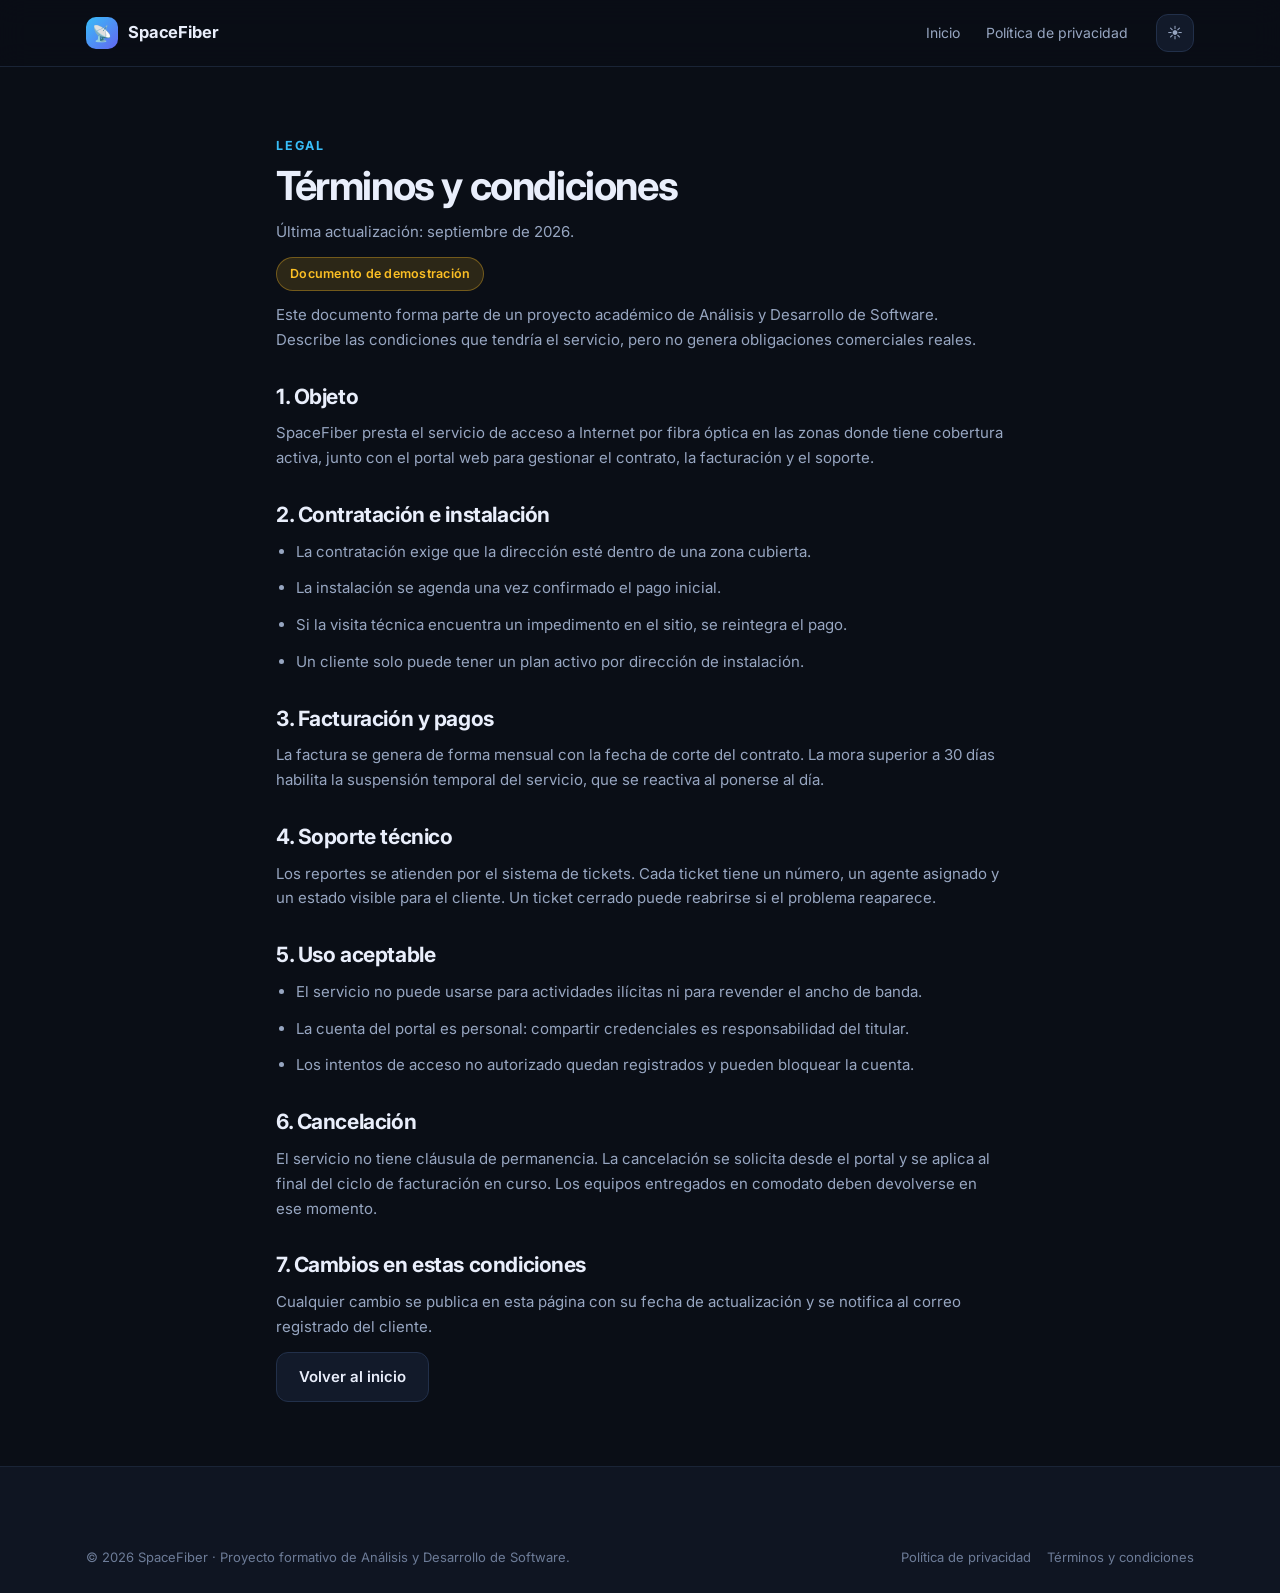
<file: terminos-y-condiciones.html>
<!DOCTYPE html>
<html lang="es" data-theme="dark">
<head>
<meta charset="utf-8">
<meta name="viewport" content="width=device-width, initial-scale=1">
<title>Términos y condiciones — SpaceFiber</title>
<meta name="description" content="Términos y condiciones del servicio de SpaceFiber (documento de demostración académica).">
<link rel="icon" href="data:image/svg+xml,<svg xmlns='http://www.w3.org/2000/svg' viewBox='0 0 100 100'><text y='.9em' font-size='90'>&#128225;</text></svg>">
<link rel="preconnect" href="https://fonts.googleapis.com">
<link rel="preconnect" href="https://fonts.gstatic.com" crossorigin>
<link rel="stylesheet" href="https://fonts.googleapis.com/css2?family=Inter:wght@400;500;600;700;800&display=swap">
<link rel="stylesheet" href="styles.css">
</head>
<body>

<a class="skip-link" href="#contenido">Saltar al contenido</a>

<header class="site-header">
  <div class="wrap site-header__in">
    <a class="logo" href="index.html">
      <span class="logo__mark" aria-hidden="true">&#128225;</span>
      <span class="logo__name">SpaceFiber</span>
    </a>
    <nav class="nav" id="main-nav" aria-label="Navegación principal">
      <a class="nav__link" href="index.html">Inicio</a>
      <a class="nav__link" href="politica-de-privacidad.html">Política de privacidad</a>
    </nav>
    <div class="header__actions">
      <button class="icon-btn" id="theme-toggle" type="button" aria-label="Cambiar tema">&#9728;</button>
      <button class="icon-btn" id="menu-toggle" type="button" aria-label="Abrir menú" aria-controls="main-nav" aria-expanded="false">&#9776;</button>
    </div>
  </div>
</header>

<main class="legal" id="contenido">
  <div class="wrap legal__content">
    <span class="kicker">Legal</span>
    <h1 style="font-size:clamp(28px,5vw,40px); margin-top:8px">Términos y condiciones</h1>
    <p class="small">Última actualización: septiembre de 2026.</p>

    <p class="mt-5">
      <span class="badge badge--demo">Documento de demostración</span>
    </p>
    <p>
      Este documento forma parte de un proyecto académico de Análisis y Desarrollo de Software.
      Describe las condiciones que tendría el servicio, pero no genera obligaciones comerciales
      reales.
    </p>

    <h2>1. Objeto</h2>
    <p>
      SpaceFiber presta el servicio de acceso a Internet por fibra óptica en las zonas donde tiene
      cobertura activa, junto con el portal web para gestionar el contrato, la facturación y el
      soporte.
    </p>

    <h2>2. Contratación e instalación</h2>
    <ul>
      <li>La contratación exige que la dirección esté dentro de una zona cubierta.</li>
      <li>La instalación se agenda una vez confirmado el pago inicial.</li>
      <li>Si la visita técnica encuentra un impedimento en el sitio, se reintegra el pago.</li>
      <li>Un cliente solo puede tener un plan activo por dirección de instalación.</li>
    </ul>

    <h2>3. Facturación y pagos</h2>
    <p>
      La factura se genera de forma mensual con la fecha de corte del contrato. La mora superior a
      30 días habilita la suspensión temporal del servicio, que se reactiva al ponerse al día.
    </p>

    <h2>4. Soporte técnico</h2>
    <p>
      Los reportes se atienden por el sistema de tickets. Cada ticket tiene un número, un agente
      asignado y un estado visible para el cliente. Un ticket cerrado puede reabrirse si el problema
      reaparece.
    </p>

    <h2>5. Uso aceptable</h2>
    <ul>
      <li>El servicio no puede usarse para actividades ilícitas ni para revender el ancho de banda.</li>
      <li>La cuenta del portal es personal: compartir credenciales es responsabilidad del titular.</li>
      <li>Los intentos de acceso no autorizado quedan registrados y pueden bloquear la cuenta.</li>
    </ul>

    <h2>6. Cancelación</h2>
    <p>
      El servicio no tiene cláusula de permanencia. La cancelación se solicita desde el portal y se
      aplica al final del ciclo de facturación en curso. Los equipos entregados en comodato deben
      devolverse en ese momento.
    </p>

    <h2>7. Cambios en estas condiciones</h2>
    <p>
      Cualquier cambio se publica en esta página con su fecha de actualización y se notifica al
      correo registrado del cliente.
    </p>

    <p class="mt-6"><a class="btn btn--ghost" href="index.html">Volver al inicio</a></p>
  </div>
</main>

<footer class="site-footer">
  <div class="wrap footer__bottom" style="margin-top:0; border-top:0">
    <span>&copy; 2026 SpaceFiber &middot; Proyecto formativo de Análisis y Desarrollo de Software.</span>
    <div class="footer__legal">
      <a href="politica-de-privacidad.html">Política de privacidad</a>
      <a href="terminos-y-condiciones.html">Términos y condiciones</a>
    </div>
  </div>
</footer>

<script src="script.js" defer></script>
</body>
</html>
</file>
<file: styles.css>
/* =========================================================
   styles.css — SpaceFiber
   Hoja única del sitio, escrita mobile-first: las reglas base
   son las del celular y los @media (min-width) agregan el
   diseño de tablet (desde 721 px) y de escritorio (desde 961 px).

   1. Tokens de diseño         6. Scrum: backlog y tablero
   2. Reset y tipografía       7. Estructura de página
   3. Utilidades y accesibil.  8. Responsive: tablet y escritorio
   4. Componentes              9. Movimiento reducido e impresión
   5. Formulario
   ========================================================= */

/* =========================================================
   1. TOKENS DE DISEÑO
   ========================================================= */
:root{
  /* color: tema oscuro (por defecto) */
  --bg:            #0a0e16;
  --bg-soft:       #0f1522;
  --surface:       #121a2a;
  --surface-2:     #18233a;
  --line:          #22304a;
  --line-soft:     #1a2436;
  --text:          #e9eefb;
  --muted:         #97a6c1;
  --muted-2:       #6d7c98;

  --brand:         #38bdf8;
  --brand-2:       #6366f1;
  --brand-ink:     #ffffff;
  --ok:            #34d399;
  --warn:          #fbbf24;
  --danger:        #f87171;

  --grad: linear-gradient(135deg, var(--brand), var(--brand-2));

  /* espaciado (escala de 4) */
  --sp-1: 4px;  --sp-2: 8px;  --sp-3: 12px; --sp-4: 16px;
  --sp-5: 24px; --sp-6: 32px; --sp-7: 48px; --sp-8: 64px; --sp-9: 96px;

  /* radios y sombras */
  --r-sm: 8px; --r-md: 12px; --r-lg: 16px; --r-xl: 22px; --r-full: 999px;
  --shadow-sm: 0 2px 10px rgba(0,0,0,.25);
  --shadow-md: 0 12px 34px rgba(0,0,0,.38);

  /* tipografía */
  --font: "Inter", "Segoe UI", system-ui, -apple-system, Roboto, Helvetica, Arial, sans-serif;
  --mono: ui-monospace, "Cascadia Code", Consolas, "Courier New", monospace;

  /* movimiento */
  --t-fast: .16s ease;
  --t-med:  .28s cubic-bezier(.22,.7,.3,1);

  --nav-h: 66px;
}

:root[data-theme="light"]{
  --bg:        #f6f8fc;
  --bg-soft:   #eef2f9;
  --surface:   #ffffff;
  --surface-2: #f2f5fb;
  --line:      #dae3f0;
  --line-soft: #e8edf6;
  --text:      #0f1826;
  --muted:     #566885;
  --muted-2:   #8291aa;

  --brand:     #0284c7;
  --brand-2:   #4f46e5;
  --ok:        #059669;
  --warn:      #b45309;
  --danger:    #dc2626;

  --shadow-sm: 0 2px 10px rgba(22,44,80,.07);
  --shadow-md: 0 14px 34px rgba(22,44,80,.12);
}

/* =========================================================
   2. RESET Y TIPOGRAFÍA
   ========================================================= */
*, *::before, *::after{ box-sizing: border-box; }

html{
  scroll-behavior: smooth;
  scroll-padding-top: calc(var(--nav-h) + 16px);
  -webkit-text-size-adjust: 100%;
}

body{
  margin: 0;
  background: var(--bg);
  color: var(--text);
  font-family: var(--font);
  font-size: 16px;
  line-height: 1.65;
  -webkit-font-smoothing: antialiased;
  overflow-x: hidden;
}

img, svg{ max-width: 100%; display: block; }
a{ color: inherit; }
button, input, select, textarea{ font: inherit; color: inherit; }
ul, ol{ margin: 0; padding: 0; }

h1, h2, h3, h4{ margin: 0; line-height: 1.18; letter-spacing: -.02em; font-weight: 700; }
h1{ font-size: clamp(34px, 6vw, 58px); letter-spacing: -.035em; line-height: 1.06; }
h2{ font-size: clamp(26px, 3.8vw, 36px); }
h3{ font-size: 18px; }
h4{ font-size: 15px; }
p{ margin: 0; }

.kicker{
  display: inline-block;
  font-size: 12.5px;
  font-weight: 700;
  letter-spacing: .14em;
  text-transform: uppercase;
  color: var(--brand);
}
.lead{ font-size: clamp(16px, 2.2vw, 19px); color: var(--muted); }
.sub{ color: var(--muted); font-size: 15px; }
.small{ font-size: 13.5px; color: var(--muted-2); }
.grad-text{
  background: var(--grad);
  -webkit-background-clip: text;
  background-clip: text;
  color: transparent;
}

/* =========================================================
   3. UTILIDADES Y ACCESIBILIDAD
   ========================================================= */
.wrap{ width: 100%; max-width: 1140px; margin: 0 auto; padding: 0 var(--sp-4); }
.center{ text-align: center; }
.mt-4{ margin-top: var(--sp-4); }
.mt-5{ margin-top: var(--sp-5); }
.mt-6{ margin-top: var(--sp-6); }

:focus-visible{
  outline: 2px solid var(--brand);
  outline-offset: 3px;
  border-radius: var(--r-sm);
}

.skip-link{
  position: absolute; left: var(--sp-4); top: -60px; z-index: 200;
  background: var(--brand); color: var(--brand-ink);
  padding: 10px 16px; border-radius: var(--r-md); text-decoration: none; font-weight: 600;
  transition: top var(--t-fast);
}
.skip-link:focus{ top: var(--sp-3); }

/* animación de entrada de las secciones */
.reveal{
  opacity: 0;
  transform: translateY(16px);
  transition: opacity .55s ease, transform .55s ease;
}
.reveal.is-visible{ opacity: 1; transform: none; }

/* =========================================================
   4. COMPONENTES
   ========================================================= */

/* ---------------- botones ---------------- */
.btn{
  display: inline-flex; align-items: center; justify-content: center; gap: var(--sp-2);
  width: 100%;                       /* en el celular ocupan todo el ancho */
  padding: 12px 22px;
  border: 1px solid transparent;
  border-radius: var(--r-md);
  font-size: 15px; font-weight: 600;
  text-decoration: none; cursor: pointer;
  transition: transform var(--t-fast), filter var(--t-fast), background var(--t-fast), border-color var(--t-fast), color var(--t-fast);
}
.btn:hover{ transform: translateY(-1px); }
.btn:active{ transform: translateY(0); }
.btn--primary{ background: var(--grad); color: var(--brand-ink); box-shadow: var(--shadow-sm); }
.btn--primary:hover{ filter: brightness(1.08); }
.btn--ghost{ background: var(--surface); border-color: var(--line); color: var(--text); }
.btn--ghost:hover{ border-color: var(--brand); color: var(--brand); }
.btn--light{ background: #fff; color: #0f1826; }
.btn--light:hover{ filter: brightness(.95); }
.btn[disabled], .btn.is-loading{ opacity: .72; pointer-events: none; }

.btn.is-loading::before{
  content: ""; width: 15px; height: 15px; border-radius: 50%;
  border: 2px solid currentColor; border-top-color: transparent;
  animation: spin .7s linear infinite;
}
@keyframes spin{ to{ transform: rotate(360deg); } }

.icon-btn{
  width: 38px; height: 38px; flex: none;
  display: grid; place-items: center;
  background: var(--surface); border: 1px solid var(--line); color: var(--muted);
  border-radius: var(--r-md); cursor: pointer; font-size: 15px;
  transition: color var(--t-fast), border-color var(--t-fast);
}
.icon-btn:hover{ color: var(--text); border-color: var(--brand); }

/* ---------------- tarjetas ---------------- */
.card{
  background: var(--surface);
  border: 1px solid var(--line);
  border-radius: var(--r-lg);
  padding: var(--sp-5);
  transition: transform var(--t-med), border-color var(--t-med), box-shadow var(--t-med);
}
.card--hover:hover{
  transform: translateY(-3px);
  border-color: color-mix(in srgb, var(--brand) 45%, var(--line));
  box-shadow: var(--shadow-md);
}
.card__icon{
  width: 42px; height: 42px; margin-bottom: var(--sp-4);
  display: grid; place-items: center; font-size: 19px;
  border-radius: var(--r-md);
  background: color-mix(in srgb, var(--brand) 14%, transparent);
  border: 1px solid color-mix(in srgb, var(--brand) 26%, transparent);
}
.card__title{ margin-bottom: var(--sp-2); }
.card__text{ color: var(--muted); font-size: 14.5px; }
.card__list{ list-style: none; margin-top: var(--sp-3); color: var(--muted); font-size: 14px; }
.card__list li{ position: relative; padding-left: 20px; margin-top: 6px; }
.card__list li::before{
  content: ""; position: absolute; left: 4px; top: 10px;
  width: 6px; height: 6px; border-radius: 50%; background: var(--brand);
}

/* resalta el formulario al llegar desde un llamado a la acción */
.card.is-highlighted{
  outline: 2px solid var(--brand);
  outline-offset: 4px;
  animation: attention 1.6s ease-out;
}
@keyframes attention{
  0%  { box-shadow: 0 0 0 0 color-mix(in srgb, var(--brand) 55%, transparent); }
  100%{ box-shadow: 0 0 0 18px color-mix(in srgb, var(--brand) 0%, transparent); }
}

/* ---------------- insignias ---------------- */
.badge{
  display: inline-flex; align-items: center; gap: 7px;
  padding: 6px 13px; border-radius: var(--r-full);
  font-size: 12.5px; font-weight: 600; letter-spacing: .02em;
  background: color-mix(in srgb, var(--brand) 12%, transparent);
  border: 1px solid color-mix(in srgb, var(--brand) 30%, transparent);
  color: var(--brand);
}
.badge--demo{
  background: color-mix(in srgb, var(--warn) 14%, transparent);
  border-color: color-mix(in srgb, var(--warn) 34%, transparent);
  color: var(--warn);
}
.tag{
  display: inline-block; padding: 3px 9px; border-radius: var(--r-sm);
  font-size: 11.5px; font-weight: 600;
  background: var(--surface-2); border: 1px solid var(--line); color: var(--muted-2);
}
.tag--alta{ color: var(--danger); border-color: color-mix(in srgb, var(--danger) 36%, transparent); }
.tag--media{ color: var(--warn); border-color: color-mix(in srgb, var(--warn) 36%, transparent); }
.tag--id{
  font-family: var(--mono); font-weight: 700; color: var(--brand);
  background: color-mix(in srgb, var(--brand) 12%, transparent);
  border-color: color-mix(in srgb, var(--brand) 28%, transparent);
}

/* ---------------- estadísticas ---------------- */
.stat{
  background: var(--surface); border: 1px solid var(--line);
  border-radius: var(--r-lg); padding: var(--sp-4) var(--sp-5);
}
.stat__num{ display: block; font-size: 30px; font-weight: 800; letter-spacing: -.03em; line-height: 1.2; }
.stat__label{ font-size: 13.5px; color: var(--muted); }

/* ---------------- testimonios ---------------- */
.quote{
  background: var(--surface); border: 1px solid var(--line);
  border-radius: var(--r-lg); padding: var(--sp-5);
  display: flex; flex-direction: column; gap: var(--sp-4);
}
.quote__stars{ color: var(--warn); font-size: 15px; letter-spacing: 2px; }
.quote__text{ font-size: 15px; }
.quote__who{ display: flex; align-items: center; gap: var(--sp-3); margin-top: auto; }
.quote__avatar{
  width: 40px; height: 40px; flex: none; border-radius: 50%;
  display: grid; place-items: center; font-weight: 700; font-size: 14px;
  background: var(--grad); color: var(--brand-ink);
}
.quote__name{ font-weight: 600; font-size: 14.5px; }
.quote__role{ font-size: 12.5px; color: var(--muted-2); }

/* ---------------- acordeón (FAQ) ---------------- */
.accordion{ border: 1px solid var(--line); border-radius: var(--r-lg); overflow: hidden; background: var(--surface); }
.accordion__item + .accordion__item{ border-top: 1px solid var(--line-soft); }
.accordion__btn{
  width: 100%; display: flex; align-items: center; gap: var(--sp-4);
  padding: 18px var(--sp-5);
  background: none; border: 0; cursor: pointer; text-align: left;
  font-size: 15.5px; font-weight: 600;
  transition: background var(--t-fast);
}
.accordion__btn:hover{ background: var(--surface-2); }
.accordion__sign{
  margin-left: auto; flex: none; width: 26px; height: 26px;
  display: grid; place-items: center; border-radius: 50%;
  background: var(--surface-2); border: 1px solid var(--line); color: var(--brand);
  font-size: 15px; line-height: 1;
  transition: transform var(--t-med);
}
.accordion__btn[aria-expanded="true"] .accordion__sign{ transform: rotate(45deg); }
.accordion__panel{
  display: grid; grid-template-rows: 0fr;
  transition: grid-template-rows var(--t-med);
}
.accordion__panel[data-open="true"]{ grid-template-rows: 1fr; }
.accordion__inner{ overflow: hidden; }
.accordion__inner p{ padding: 0 var(--sp-5) 20px; color: var(--muted); font-size: 14.5px; }

/* ---------------- planes (tarjetas de precio) ---------------- */
.plan{
  position: relative;
  display: flex; flex-direction: column;
  background: var(--surface); border: 1px solid var(--line);
  border-radius: var(--r-xl); padding: var(--sp-5);
  transition: transform var(--t-med), border-color var(--t-med), box-shadow var(--t-med);
}
.plan:hover{ transform: translateY(-4px); box-shadow: var(--shadow-md); border-color: color-mix(in srgb, var(--brand) 40%, var(--line)); }
.plan--featured{
  order: -1;                         /* en celular y tablet el plan destacado va primero */
  border-color: color-mix(in srgb, var(--brand) 60%, var(--line));
  box-shadow: 0 0 0 1px color-mix(in srgb, var(--brand) 35%, transparent), var(--shadow-md);
}
.plan__flag{
  position: absolute; top: -12px; left: 50%; transform: translateX(-50%);
  background: var(--grad); color: var(--brand-ink);
  font-size: 11.5px; font-weight: 700; letter-spacing: .08em; text-transform: uppercase;
  padding: 5px 14px; border-radius: var(--r-full); white-space: nowrap;
}
.plan__name{ font-size: 15px; font-weight: 600; color: var(--muted); }
.plan__speed{ font-size: 40px; font-weight: 800; letter-spacing: -.04em; line-height: 1.1; margin-top: 4px; }
.plan__speed span{ font-size: 16px; font-weight: 600; color: var(--muted); letter-spacing: 0; }
.plan__price{ margin-top: var(--sp-3); font-size: 15px; color: var(--muted); }
.plan__price b{ font-size: 24px; color: var(--text); letter-spacing: -.02em; }
.plan__divider{ height: 1px; background: var(--line-soft); margin: var(--sp-5) 0; }
.plan__features{ list-style: none; display: flex; flex-direction: column; gap: 10px; font-size: 14px; color: var(--muted); }
.plan__features li{ position: relative; padding-left: 26px; }
.plan__features li::before{
  content: "\2713"; position: absolute; left: 0; top: -1px;
  width: 18px; height: 18px; display: grid; place-items: center;
  font-size: 11px; font-weight: 700; border-radius: 50%;
  background: color-mix(in srgb, var(--ok) 16%, transparent); color: var(--ok);
}
.plan__cta{ margin-top: var(--sp-5); }

/* ---------------- pasos ---------------- */
.step{ display: flex; gap: var(--sp-4); }
.step__num{
  width: 40px; height: 40px; flex: none; border-radius: var(--r-md);
  display: grid; place-items: center; font-weight: 700; font-size: 16px;
  background: color-mix(in srgb, var(--brand) 14%, transparent);
  border: 1px solid color-mix(in srgb, var(--brand) 28%, transparent);
  color: var(--brand);
}
.step__title{ font-size: 16px; font-weight: 600; margin-bottom: 4px; }
.step__text{ font-size: 14.5px; color: var(--muted); }

/* ---------------- ilustraciones ---------------- */
.art{ width: 100%; height: auto; overflow: visible; }
.art .art-pulse{ transform-origin: center; animation: art-pulse 3.4s ease-out infinite; }
.art .art-pulse:nth-of-type(2){ animation-delay: .5s; }
.art .art-pulse:nth-of-type(3){ animation-delay: 1s; }
@keyframes art-pulse{
  0%{ opacity: 0; transform: scale(.82); }
  35%{ opacity: .85; }
  100%{ opacity: 0; transform: scale(1.12); }
}

.panel{
  background: var(--surface); border: 1px solid var(--line);
  border-radius: var(--r-xl); padding: var(--sp-5);
}
.panel--glass{ background: color-mix(in srgb, var(--surface) 80%, transparent); backdrop-filter: blur(8px); }

/* barra de velocidad comparativa */
.meter{ display: grid; gap: var(--sp-3); }
.meter__row{ display: grid; grid-template-columns: 76px 1fr auto; gap: var(--sp-3); align-items: center; font-size: 13.5px; }
.meter__label{ color: var(--muted); }
.meter__track{ display: block; height: 9px; border-radius: var(--r-full); background: var(--surface-2); overflow: hidden; }
.meter__fill{ display: block; height: 100%; border-radius: var(--r-full); background: var(--grad); }
.meter__fill--soft{ background: color-mix(in srgb, var(--muted-2) 55%, transparent); }
.meter__value{ font-weight: 600; font-size: 13px; }

/* ---------------- barra de garantías ---------------- */
.assurance{
  display: grid; grid-template-columns: 1fr; gap: var(--sp-4);
  padding: var(--sp-5); border: 1px solid var(--line); border-radius: var(--r-xl);
  background: var(--surface);
}
.assurance__item{ display: flex; gap: 12px; align-items: flex-start; }
.assurance__icon{ font-size: 18px; line-height: 1.2; }
.assurance__title{ font-size: 14.5px; font-weight: 600; }
.assurance__text{ font-size: 13px; color: var(--muted); }

/* =========================================================
   5. FORMULARIO
   ========================================================= */
.form{ display: grid; gap: var(--sp-4); }
/* minmax(0, 1fr): en celulares angostos el select no ensancha la fila con su opción más larga */
.form__row{ display: grid; grid-template-columns: minmax(0, 1fr); gap: var(--sp-4); }
.field{ display: flex; flex-direction: column; gap: 6px; }
.field__label{ font-size: 13.5px; font-weight: 600; }
.field__label .req{ color: var(--danger); }
.field__control{
  background: var(--surface-2);
  border: 1px solid var(--line);
  border-radius: var(--r-md);
  padding: 11px 14px;
  font-size: 16px;                   /* 16 px evita el zoom automático de iOS al enfocar */
  transition: border-color var(--t-fast), background var(--t-fast);
}
.field__control::placeholder{ color: var(--muted-2); }
.field__control:focus{ outline: none; border-color: var(--brand); background: var(--surface); }
textarea.field__control{ resize: vertical; min-height: 96px; }
select.field__control{ cursor: pointer; }

.field__error{ font-size: 12.5px; color: var(--danger); min-height: 0; display: none; }
.field.has-error .field__control{ border-color: var(--danger); }
.field.has-error .field__error{ display: block; }
.field.is-valid .field__control{ border-color: color-mix(in srgb, var(--ok) 55%, var(--line)); }

.check{
  display: flex; align-items: flex-start; gap: 10px;
  font-size: 13.5px; color: var(--muted); cursor: pointer;
}
.check input{ width: 17px; height: 17px; margin-top: 3px; accent-color: var(--brand); flex: none; cursor: pointer; }
.check a{ color: var(--brand); }

.form__msg{
  display: none; gap: 10px; align-items: flex-start;
  padding: 13px 16px; border-radius: var(--r-md); font-size: 14px;
}
.form__msg.is-visible{ display: flex; }
.form__msg--ok{
  background: color-mix(in srgb, var(--ok) 13%, transparent);
  border: 1px solid color-mix(in srgb, var(--ok) 38%, transparent);
  color: var(--ok);
}
.form__msg--error{
  background: color-mix(in srgb, var(--danger) 13%, transparent);
  border: 1px solid color-mix(in srgb, var(--danger) 38%, transparent);
  color: var(--danger);
}

/* =========================================================
   6. SCRUM: BACKLOG Y TABLERO (proyecto.html)
   ========================================================= */
.flow{
  display: flex; flex-wrap: wrap; align-items: center; gap: var(--sp-2);
  padding: var(--sp-4); border: 1px dashed var(--line);
  border-radius: var(--r-lg); background: var(--surface);
}
.flow__step{
  padding: 8px 15px; border-radius: var(--r-full); font-size: 13.5px; font-weight: 600;
  background: var(--surface-2); border: 1px solid var(--line); color: var(--muted);
}
.flow__step--on{ background: var(--grad); border-color: transparent; color: var(--brand-ink); }
.flow__arrow{ color: var(--muted-2); font-size: 15px; }

.board{ display: grid; grid-template-columns: 1fr; gap: var(--sp-4); }
.column{
  background: var(--bg-soft); border: 1px solid var(--line);
  border-radius: var(--r-lg); padding: var(--sp-4); min-height: 200px;
}
.column__head{ display: flex; align-items: center; gap: 9px; margin-bottom: var(--sp-4); }
.column__dot{ width: 9px; height: 9px; border-radius: 50%; }
.column--todo  .column__dot{ background: var(--muted-2); }
.column--doing .column__dot{ background: var(--warn); }
.column--done  .column__dot{ background: var(--ok); }
.column__title{ font-size: 13px; font-weight: 700; letter-spacing: .12em; text-transform: uppercase; }
.column__count{
  margin-left: auto; font-size: 12px; font-weight: 700; color: var(--muted-2);
  background: var(--surface-2); border: 1px solid var(--line);
  border-radius: var(--r-full); padding: 2px 10px;
}
.column__list{ list-style: none; display: flex; flex-direction: column; gap: var(--sp-3); }
.column__empty{ font-size: 13px; color: var(--muted-2); font-style: italic; padding: var(--sp-3) 0; }

.ticket{
  background: var(--surface); border: 1px solid var(--line);
  border-left: 3px solid var(--brand);
  border-radius: var(--r-md); padding: var(--sp-4);
}
.ticket__top{ display: flex; align-items: center; gap: 8px; margin-bottom: 8px; flex-wrap: wrap; }
.ticket__title{ font-size: 14.5px; font-weight: 600; }
.ticket__meta{ font-size: 12.5px; color: var(--muted-2); margin-top: 6px; }
.ticket__actions{ display: flex; gap: 6px; margin-top: var(--sp-3); }
.ticket__move{
  background: var(--surface-2); border: 1px solid var(--line); color: var(--muted);
  border-radius: var(--r-sm); padding: 4px 10px; font-size: 12px; cursor: pointer;
  transition: color var(--t-fast), border-color var(--t-fast);
}
.ticket__move:hover:not([disabled]){ color: var(--brand); border-color: var(--brand); }
.ticket__move[disabled]{ opacity: .35; cursor: not-allowed; }

.story{
  background: var(--surface); border: 1px solid var(--line);
  border-radius: var(--r-lg); padding: var(--sp-5);
  display: flex; flex-direction: column;
}
.story__top{ display: flex; flex-wrap: wrap; gap: 8px; align-items: center; margin-bottom: var(--sp-3); }
.story__text{ font-size: 15px; margin-bottom: var(--sp-4); }
.story__text em{ font-style: normal; font-weight: 600; color: var(--brand); }
.story__label{
  font-size: 11.5px; font-weight: 700; letter-spacing: .1em; text-transform: uppercase;
  color: var(--muted-2); margin-bottom: 6px;
}
.story__criteria{ list-style: none; color: var(--muted); font-size: 14px; }
.story__criteria li{ position: relative; padding-left: 22px; margin-top: 6px; }
.story__criteria li::before{
  content: "\2713"; position: absolute; left: 2px; top: 0; color: var(--ok); font-size: 13px;
}

/* =========================================================
   7. ESTRUCTURA DE PÁGINA (base: celular)
   ========================================================= */

/* ---------------- cabecera ---------------- */
.site-header{
  position: sticky; top: 0; z-index: 60;
  background: color-mix(in srgb, var(--bg) 85%, transparent);
  backdrop-filter: blur(14px);
  border-bottom: 1px solid var(--line-soft);
}
.site-header__in{
  position: relative;
  display: flex; align-items: center; gap: var(--sp-4);
  height: var(--nav-h);
}
.logo{ display: flex; align-items: center; gap: 10px; text-decoration: none; font-weight: 700; }
.logo__mark{
  width: 32px; height: 32px; flex: none; border-radius: 10px;
  display: grid; place-items: center; font-size: 16px;
  background: var(--grad); color: var(--brand-ink);
}
.logo__name{ font-size: 16.5px; letter-spacing: -.01em; }

/* menú: en celular y tablet es un desplegable bajo la cabecera */
.nav{
  display: none;
  position: absolute; top: var(--nav-h); left: 0; right: 0;
  flex-direction: column; align-items: stretch; gap: 2px;
  background: var(--bg); border-bottom: 1px solid var(--line);
  padding: var(--sp-3) var(--sp-4) var(--sp-4);
  box-shadow: var(--shadow-md);
}
.nav.is-open{ display: flex; }
.nav__link{
  padding: 12px; border-radius: var(--r-sm);
  font-size: 14px; color: var(--muted); text-decoration: none;
  transition: color var(--t-fast), background var(--t-fast);
}
.nav__link:hover{ color: var(--text); background: var(--surface); }
.nav__link.is-active{ color: var(--text); background: var(--surface); box-shadow: inset 0 0 0 1px var(--line); }
.header__actions{ display: flex; align-items: center; gap: var(--sp-2); margin-left: auto; }
.header__cta{ display: none; padding: 9px 18px; font-size: 14px; }

/* ---------------- hero ---------------- */
.hero{ position: relative; overflow: hidden; padding: var(--sp-8) 0 var(--sp-7); }
.hero::before{
  content: ""; position: absolute; left: 50%; top: -280px; transform: translateX(-50%);
  width: 1100px; height: 700px; pointer-events: none;
  background: radial-gradient(circle at center, color-mix(in srgb, var(--brand) 20%, transparent), transparent 62%);
}
.hero__in{ position: relative; }
.hero__grid{ display: grid; grid-template-columns: 1fr; gap: var(--sp-6); align-items: center; }
.hero__art{ position: relative; max-width: 520px; margin: 0 auto; }
.hero__title{ margin: var(--sp-5) 0 0; }
.hero__lead{ margin-top: var(--sp-5); max-width: 580px; }
.hero__actions{ display: flex; flex-wrap: wrap; gap: var(--sp-3); margin-top: var(--sp-6); }
.hero__note{ margin-top: var(--sp-4); font-size: 13px; color: var(--muted-2); }
.hero__stats{
  display: grid; grid-template-columns: 1fr 1fr; gap: var(--sp-3);
  margin-top: var(--sp-7);
}

/* ---------------- secciones ---------------- */
.section{ padding: var(--sp-7) 0; border-top: 1px solid var(--line-soft); }
.section--tight{ padding: var(--sp-7) 0; }
.section__head{ max-width: 720px; margin-bottom: var(--sp-6); }
.section__head--center{ margin-left: auto; margin-right: auto; text-align: center; }
.section__title{ margin: var(--sp-2) 0 var(--sp-3); }

/* ---------------- rejillas: una columna en celular ---------------- */
.grid{ display: grid; gap: var(--sp-4); grid-template-columns: 1fr; }
.grid--stretch{ align-items: stretch; }
.split{ display: grid; grid-template-columns: 1fr; gap: var(--sp-6); align-items: start; }
.plans{ align-items: stretch; }
.steps{ display: grid; grid-template-columns: 1fr; gap: var(--sp-4); }

/* ---------------- banda CTA ---------------- */
.cta-band{
  position: relative; overflow: hidden;
  background: var(--grad); color: var(--brand-ink);
  border-radius: var(--r-xl);
  padding: var(--sp-7) var(--sp-4);
  text-align: center;
}
.cta-band::after{
  content: ""; position: absolute; inset: 0;
  background: radial-gradient(circle at 20% 0%, rgba(255,255,255,.22), transparent 55%);
  pointer-events: none;
}
.cta-band > *{ position: relative; }
.cta-band h2{ color: #fff; }
.cta-band p{ color: rgba(255,255,255,.9); max-width: 620px; margin: var(--sp-3) auto 0; }
.cta-band__actions{ display: flex; flex-wrap: wrap; gap: var(--sp-3); justify-content: center; margin-top: var(--sp-6); }
.cta-band__note{ margin-top: var(--sp-4); font-size: 13px; color: rgba(255,255,255,.82); }

/* ---------------- pie ---------------- */
.site-footer{ border-top: 1px solid var(--line-soft); background: var(--bg-soft); padding: var(--sp-8) 0 var(--sp-5); }
.footer__grid{ display: grid; grid-template-columns: 1fr; gap: var(--sp-5); }
.footer__about{ max-width: 320px; }
.footer__desc{ color: var(--muted); font-size: 14px; margin-top: var(--sp-3); }
.footer__title{
  font-size: 12px; font-weight: 700; letter-spacing: .12em; text-transform: uppercase;
  color: var(--muted-2); margin-bottom: var(--sp-3);
}
.footer__list{ list-style: none; display: flex; flex-direction: column; gap: 9px; }
.footer__list a{ color: var(--muted); text-decoration: none; font-size: 14px; transition: color var(--t-fast); }
.footer__list a:hover{ color: var(--brand); }
.social{ display: flex; gap: var(--sp-2); margin-top: var(--sp-4); }
.social a{
  width: 36px; height: 36px; display: grid; place-items: center;
  border-radius: 50%; background: var(--surface); border: 1px solid var(--line);
  color: var(--muted); text-decoration: none; font-size: 13px; font-weight: 700;
  transition: color var(--t-fast), border-color var(--t-fast);
}
.social a:hover{ color: var(--brand); border-color: var(--brand); }
.footer__bottom{
  margin-top: var(--sp-7); padding-top: var(--sp-4);
  border-top: 1px solid var(--line-soft);
  display: flex; flex-wrap: wrap; gap: var(--sp-3); justify-content: space-between;
  font-size: 13px; color: var(--muted-2);
}
.footer__legal{ display: flex; flex-wrap: wrap; gap: var(--sp-4); }
.footer__legal a{ color: var(--muted-2); text-decoration: none; }
.footer__legal a:hover{ color: var(--brand); }
.footer__credits{ margin-top: var(--sp-3); font-size: 12.5px; color: var(--muted-2); }

/* ---------------- página legal ---------------- */
.legal{ padding: var(--sp-8) 0; }
.legal__content{ max-width: 760px; }
.legal__content h2{ margin-top: var(--sp-6); font-size: 21px; }
.legal__content p, .legal__content li{ color: var(--muted); font-size: 15px; margin-top: var(--sp-3); }
.legal__content ul{ padding-left: 20px; }

/* =========================================================
   8. RESPONSIVE: TABLET Y ESCRITORIO
   ========================================================= */

/* --- tablet: desde 721 px --- */
@media (min-width: 721px){
  .btn{ width: auto; }
  .btn--block{ width: 100%; }

  .grid--2, .grid--3, .grid--4{ grid-template-columns: repeat(2, 1fr); }
  .hero__stats{ grid-template-columns: repeat(4, 1fr); }
  .assurance{ grid-template-columns: 1fr 1fr; }
  .meter__row{ grid-template-columns: 96px 1fr auto; }
  .form__row{ grid-template-columns: 1fr 1fr; }
  .field__control{ font-size: 15px; }
  .footer__grid{ grid-template-columns: 1fr 1fr; }
  .cta-band{ padding: var(--sp-8) var(--sp-7); }
  .section{ padding: var(--sp-8) 0; }
  .section--tight{ padding: var(--sp-7) 0; }
}

/* --- escritorio: desde 961 px, el menú se muestra en línea --- */
@media (min-width: 961px){
  #menu-toggle{ display: none; }
  .header__cta{ display: inline-flex; }
  .header__actions{ margin-left: 0; }
  .nav{
    display: flex; position: static; margin-left: auto;
    flex-direction: row; align-items: center; gap: 2px;
    background: none; border: 0; padding: 0; box-shadow: none;
  }
  .nav__link{ padding: 8px 12px; }

  .grid--3{ grid-template-columns: repeat(3, 1fr); }
  .grid--4{ grid-template-columns: repeat(4, 1fr); }
  .split{ grid-template-columns: 1.05fr .95fr; }
  .hero{ padding: var(--sp-9) 0 var(--sp-8); }
  .hero__grid{ grid-template-columns: 1.05fr .95fr; gap: var(--sp-7); }
  .hero__copy{ max-width: 620px; }
  .hero__art{ max-width: none; margin: 0; }
  .steps{ grid-template-columns: repeat(3, 1fr); gap: var(--sp-5); }
  .assurance{ grid-template-columns: repeat(4, 1fr); }
  .plan--featured{ order: 0; }
  .footer__grid{ grid-template-columns: 1.6fr 1fr 1fr 1.2fr; gap: var(--sp-6); }
  .board{ grid-template-columns: repeat(3, 1fr); }
}

/* =========================================================
   9. MOVIMIENTO REDUCIDO E IMPRESIÓN
   ========================================================= */
@media (prefers-reduced-motion: reduce){
  html{ scroll-behavior: auto; }
  .reveal{ opacity: 1; transform: none; transition: none; }
  *{ animation-duration: .01ms !important; transition-duration: .01ms !important; }
}

@media print{
  .site-header, .hero__actions, .cta-band__actions,
  .ticket__actions, .social{ display: none !important; }
  body{ background: #fff; color: #000; }
  .card, .story, .plan, .quote, .column{ break-inside: avoid; border-color: #ccc; }
  .reveal{ opacity: 1; transform: none; }
}
</file>
